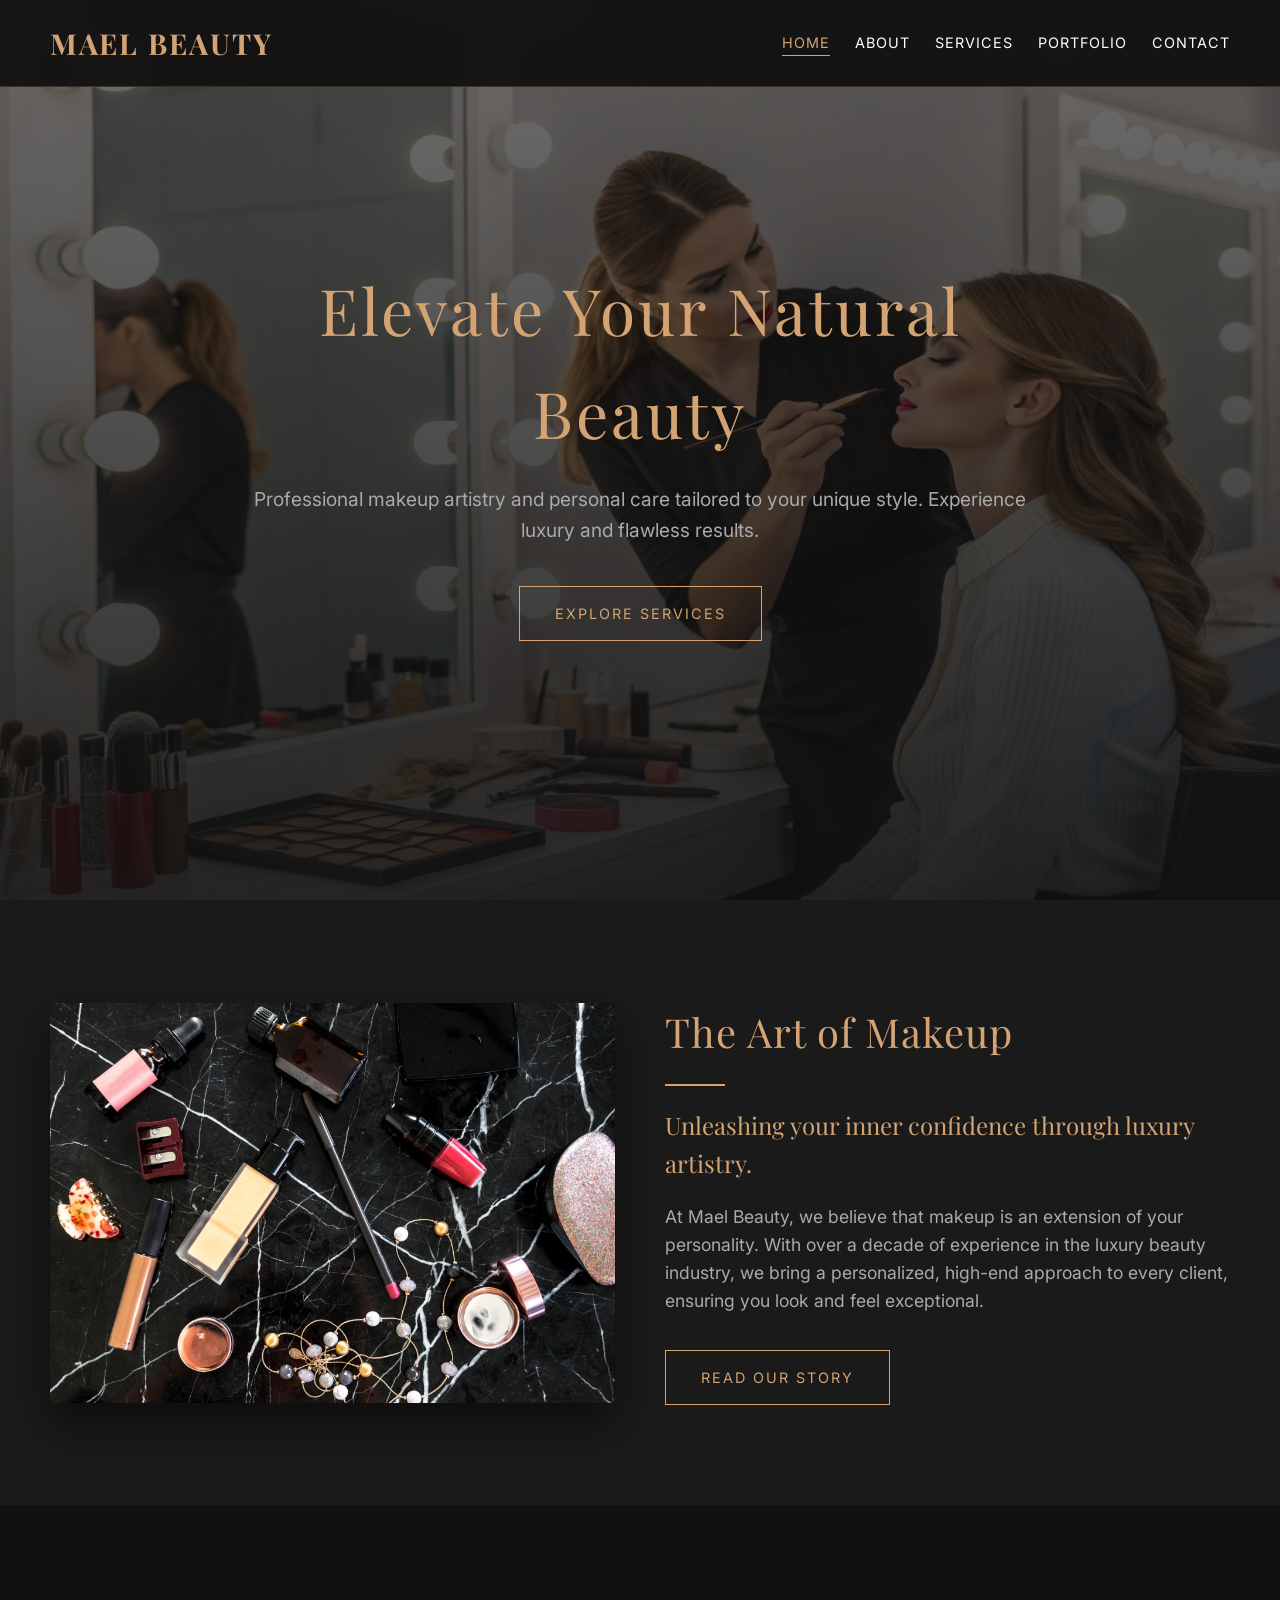
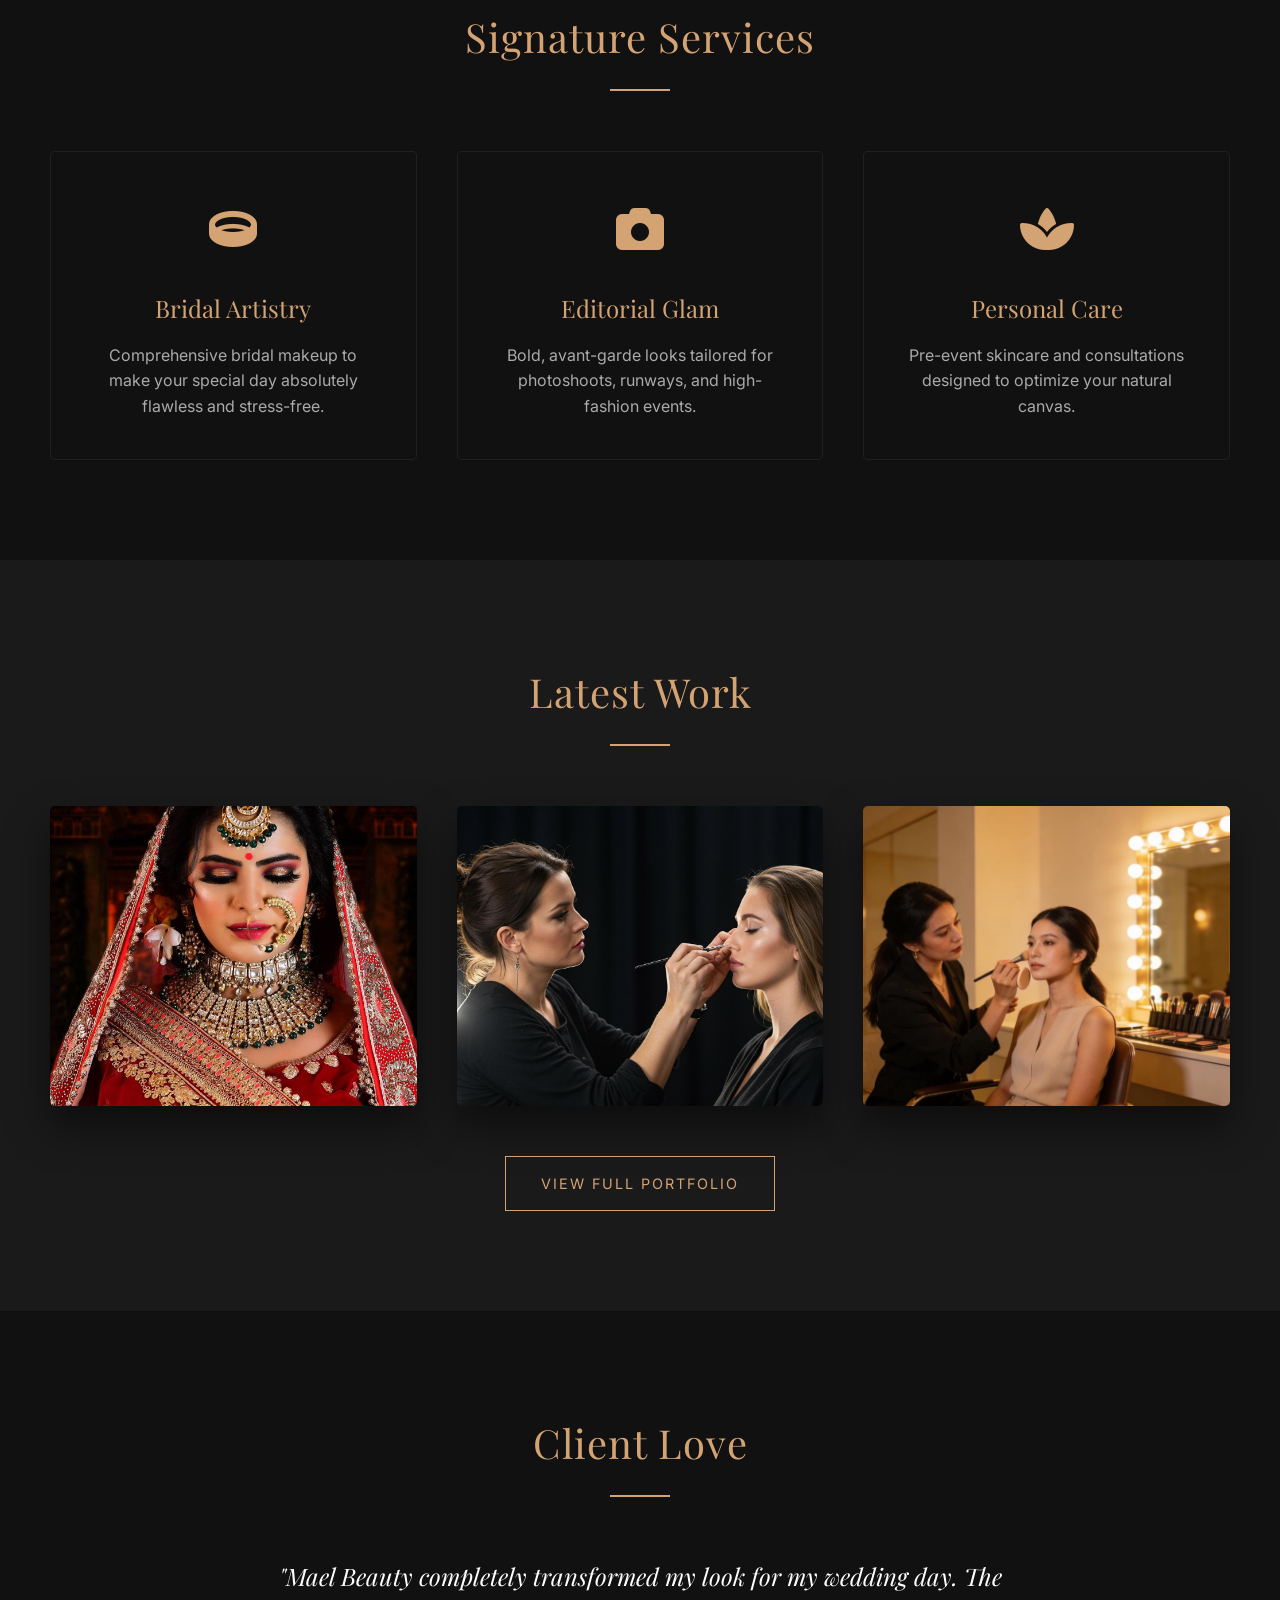
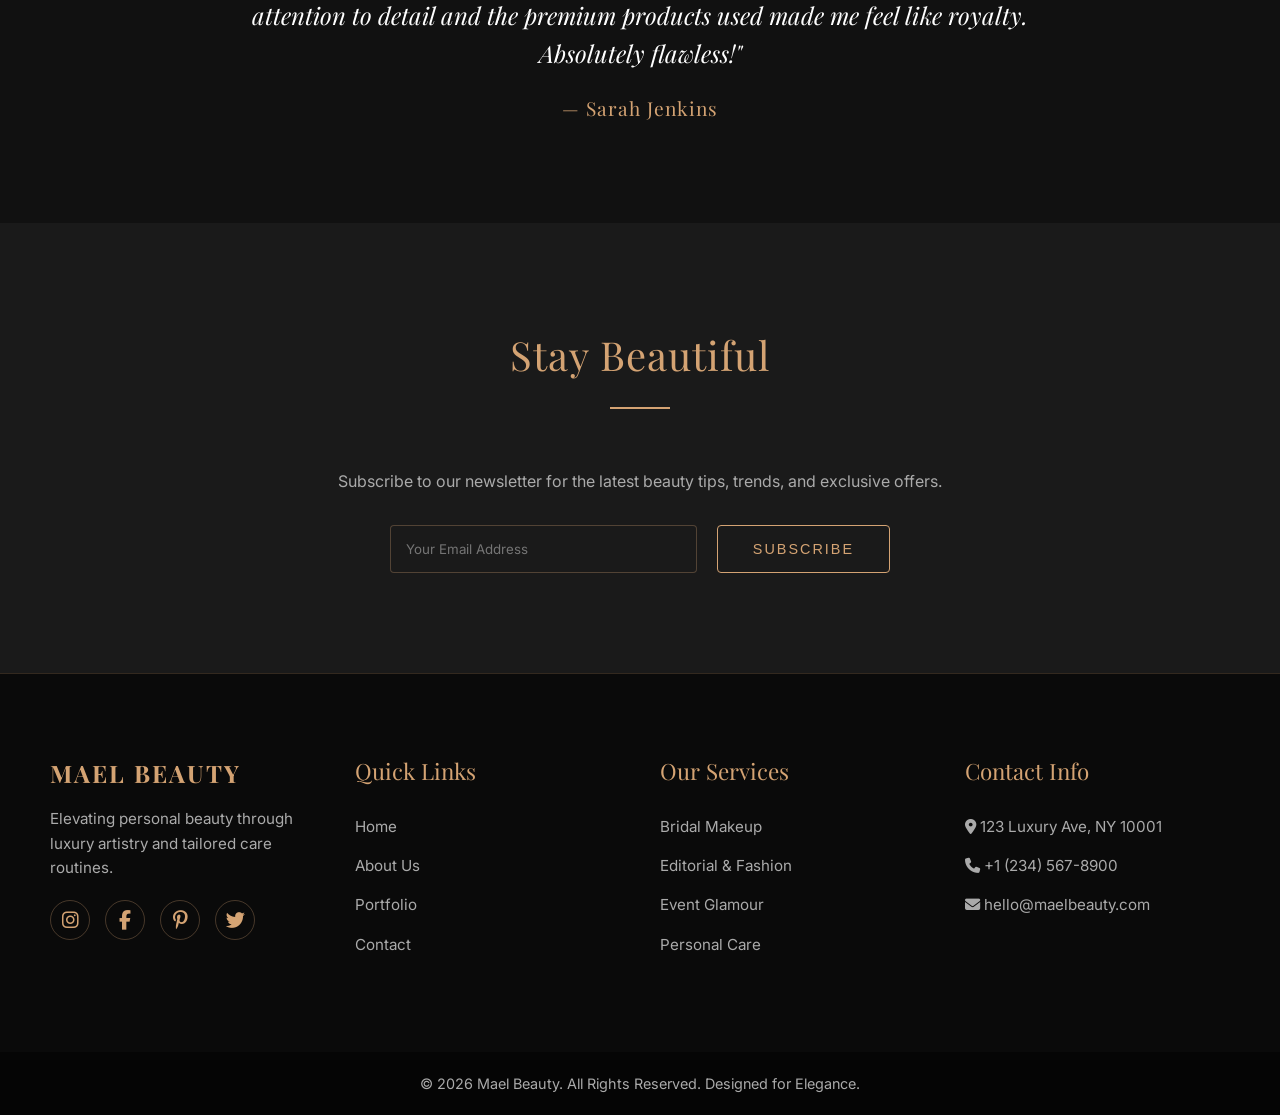
<file: index.html>
<!DOCTYPE html>
<html lang="en">

<head>
    <meta charset="UTF-8">
    <meta name="viewport" content="width=device-width, initial-scale=1.0">
    <title>Mael Beauty | Professional Makeup Artist</title>
    <meta name="description"
        content="Premium makeup and personal care services for your special moments. Flawless bridal, editorial, and event makeup.">
    <link rel="icon" type="image/jpeg" href="images/favicon.jpg">
    <link
        href="https://fonts.googleapis.com/css2?family=Inter:wght@300;400;600&family=Playfair+Display:ital,wght@0,400;0,700;1,400&display=swap"
        rel="stylesheet">
    <link rel="stylesheet" href="https://cdnjs.cloudflare.com/ajax/libs/font-awesome/6.4.0/css/all.min.css">
    <link rel="stylesheet" href="style.css">
</head>

<body>

    <header>
        <div class="logo">MAEL BEAUTY</div>
        <div class="hamburger" id="hamburger">
            <i class="fas fa-bars"></i>
        </div>
        <nav id="nav-menu">
            <ul>
                <li><a href="index.html" class="active">Home</a></li>
                <li><a href="about.html">About</a></li>
                <li><a href="services.html">Services</a></li>
                <li><a href="portfolio.html">Portfolio</a></li>
                <li><a href="contact.html">Contact</a></li>
            </ul>
        </nav>
    </header>

    <!-- Section 1: Hero -->
    <section class="hero">
        <div class="hero-content">
            <h1>Elevate Your Natural Beauty</h1>
            <p>Professional makeup artistry and personal care tailored to your unique style. Experience luxury and
                flawless results.</p>
            <a href="services.html" class="btn">Explore Services</a>
        </div>
    </section>

    <!-- Section 2: About Preview -->
    <section id="about">
        <div class="grid-2">
            <div class="image-block" style="background-image: url('images/art.jpg');"></div>
            <div class="text-content">
                <h2 class="section-title left-aligned" style="margin-bottom: 20px;">The Art of Makeup</h2>
                <h3 style="margin-bottom: 20px; font-size: 1.5rem;">Unleashing your inner confidence through luxury
                    artistry.</h3>
                <p>At Mael Beauty, we believe that makeup is an extension of your personality. With over a decade of
                    experience in the luxury beauty industry, we bring a personalized, high-end approach to every
                    client, ensuring you look and feel exceptional.</p>
                <a href="about.html" class="btn" style="margin-top: 15px;">Read Our Story</a>
            </div>
        </div>
    </section>

    <!-- Section 3: Services Preview -->
    <section class="bg-darker">
        <h2 class="section-title">Signature Services</h2>
        <div class="grid-3">
            <div class="card">
                <div class="card-icon"><i class="fas fa-ring"></i></div>
                <h3>Bridal Artistry</h3>
                <p>Comprehensive bridal makeup to make your special day absolutely flawless and stress-free.</p>
            </div>
            <div class="card">
                <div class="card-icon"><i class="fas fa-camera"></i></div>
                <h3>Editorial Glam</h3>
                <p>Bold, avant-garde looks tailored for photoshoots, runways, and high-fashion events.</p>
            </div>
            <div class="card">
                <div class="card-icon"><i class="fas fa-spa"></i></div>
                <h3>Personal Care</h3>
                <p>Pre-event skincare and consultations designed to optimize your natural canvas.</p>
            </div>
        </div>
    </section>

    <!-- Section 4: Portfolio Preview -->
    <section>
        <h2 class="section-title">Latest Work</h2>
        <div class="grid-3">
            <div class="image-block" style="height: 300px; background-image: url('images/work1.jpg');"></div>
            <div class="image-block" style="height: 300px; background-image: url('images/work2.jpg');"></div>
            <div class="image-block" style="height: 300px; background-image: url('images/work3.jpg');"></div>
        </div>
        <div style="text-align: center; margin-top: 50px;">
            <a href="portfolio.html" class="btn">View Full Portfolio</a>
        </div>
    </section>

    <!-- Section 5: Testimonials -->
    <section class="bg-darker">
        <div class="testimonial-block">
            <h2 class="section-title">Client Love</h2>
            <p>"Mael Beauty completely transformed my look for my wedding day. The attention to detail and the premium
                products used made me feel like royalty. Absolutely flawless!"</p>
            <h4>— Sarah Jenkins</h4>
        </div>
    </section>

    <!-- Section 6: Newsletter / CTA -->
    <section style="text-align: center;">
        <h2 class="section-title">Stay Beautiful</h2>
        <p style="margin-bottom: 30px; color: var(--text-muted);">Subscribe to our newsletter for the latest beauty
            tips, trends, and exclusive offers.</p>
        <form class="contact-form" style="max-width: 500px; flex-direction: row; flex-wrap: wrap;">
            <input type="email" placeholder="Your Email Address" required style="flex: 1; min-width: 250px;">
            <button type="submit" class="btn" style="border-radius: 4px;">Subscribe</button>
        </form>
    </section>

    <!-- Footer -->
    <footer>
        <div class="footer-container">
            <div class="footer-col">
                <div class="logo" style="font-size: 1.5rem; margin-bottom: 15px;">MAEL BEAUTY</div>
                <p>Elevating personal beauty through luxury artistry and tailored care routines.</p>
                <div class="social-icons">
                    <a href="#"><i class="fab fa-instagram"></i></a>
                    <a href="#"><i class="fab fa-facebook-f"></i></a>
                    <a href="#"><i class="fab fa-pinterest-p"></i></a>
                    <a href="#"><i class="fab fa-twitter"></i></a>
                </div>
            </div>
            <div class="footer-col">
                <h3>Quick Links</h3>
                <ul>
                    <li><a href="index.html">Home</a></li>
                    <li><a href="about.html">About Us</a></li>
                    <li><a href="portfolio.html">Portfolio</a></li>
                    <li><a href="contact.html">Contact</a></li>
                </ul>
            </div>
            <div class="footer-col">
                <h3>Our Services</h3>
                <ul>
                    <li><a href="services.html">Bridal Makeup</a></li>
                    <li><a href="services.html">Editorial & Fashion</a></li>
                    <li><a href="services.html">Event Glamour</a></li>
                    <li><a href="services.html">Personal Care</a></li>
                </ul>
            </div>
            <div class="footer-col">
                <h3>Contact Info</h3>
                <p><i class="fas fa-map-marker-alt"></i> 123 Luxury Ave, NY 10001</p>
                <p><i class="fas fa-phone"></i> +1 (234) 567-8900</p>
                <p><i class="fas fa-envelope"></i> hello@maelbeauty.com</p>
            </div>
        </div>
        <div class="footer-bottom">
            <p>&copy; 2026 Mael Beauty. All Rights Reserved. Designed for Elegance.</p>
        </div>
    </footer>

    <button id="scrollTopBtn" title="Go to top"><i class="fas fa-arrow-up"></i></button>

    <script src="script.js"></script>
</body>

</html>
</file>
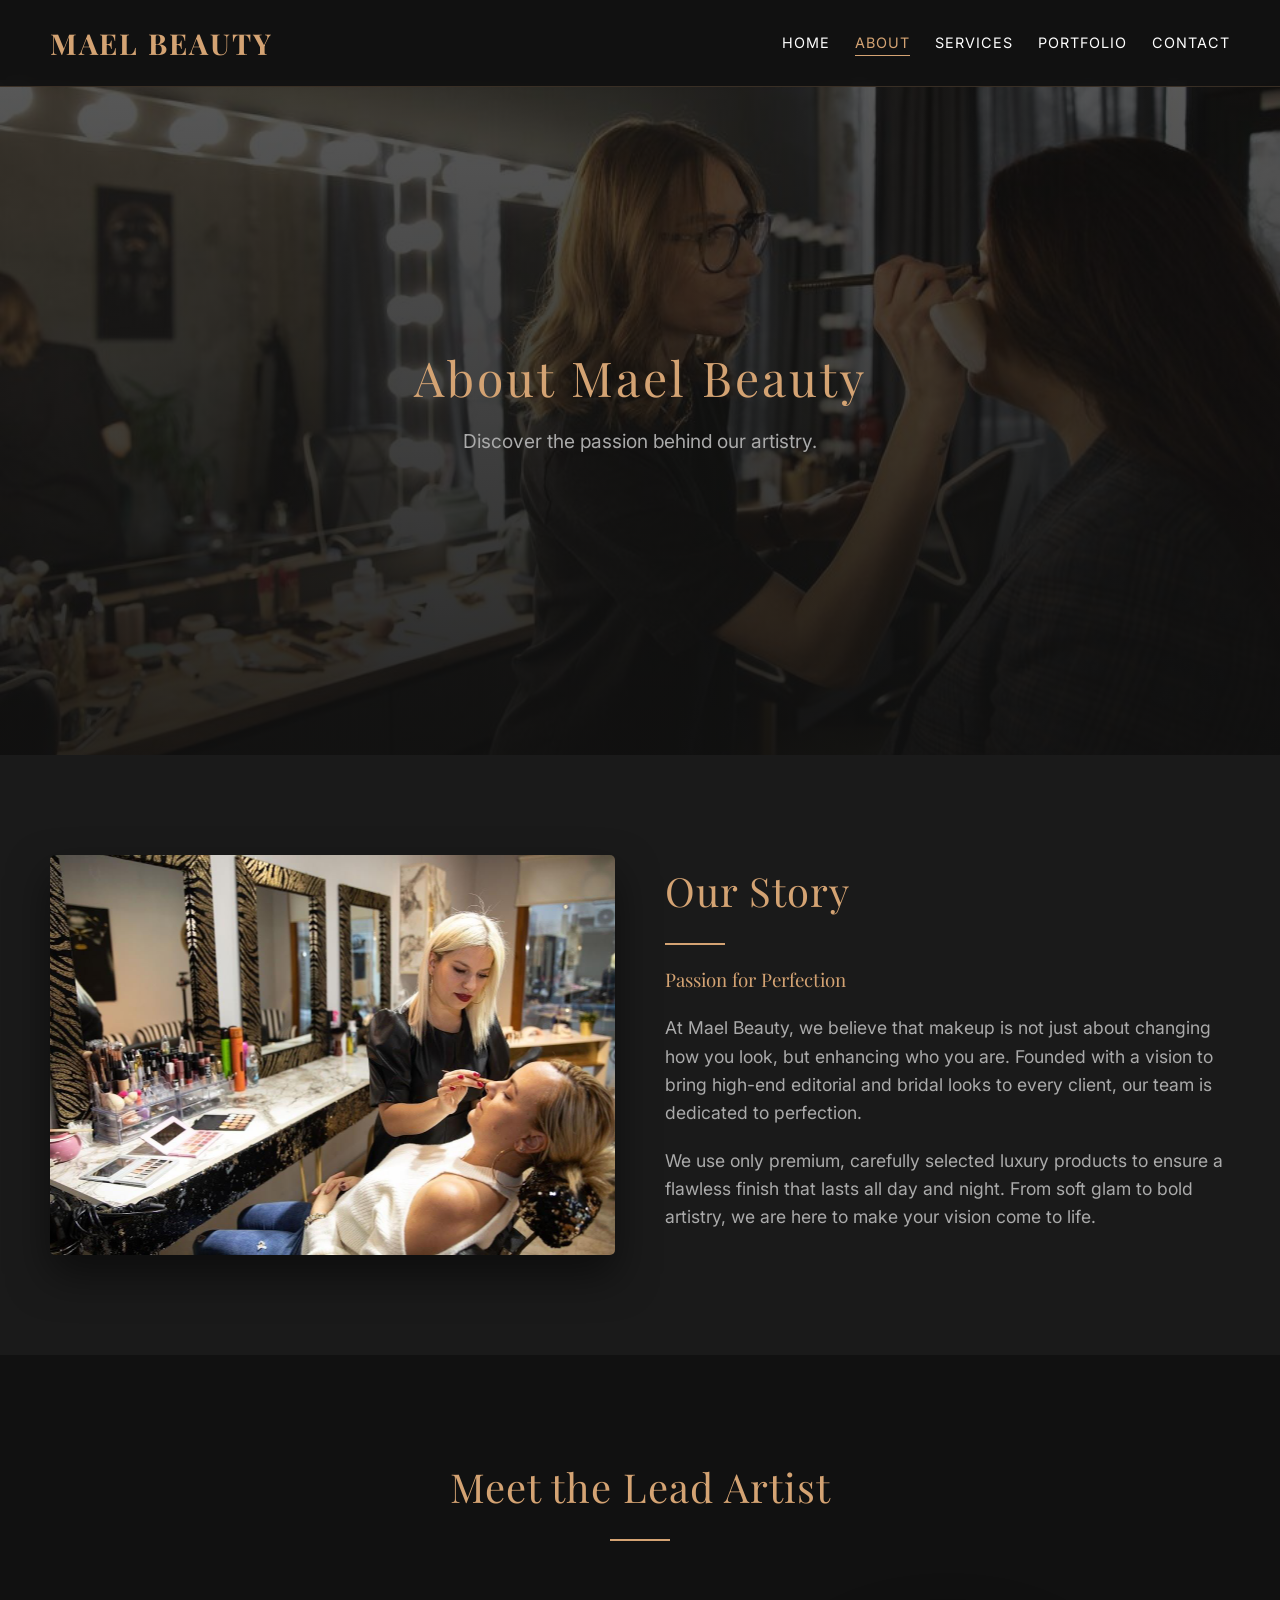
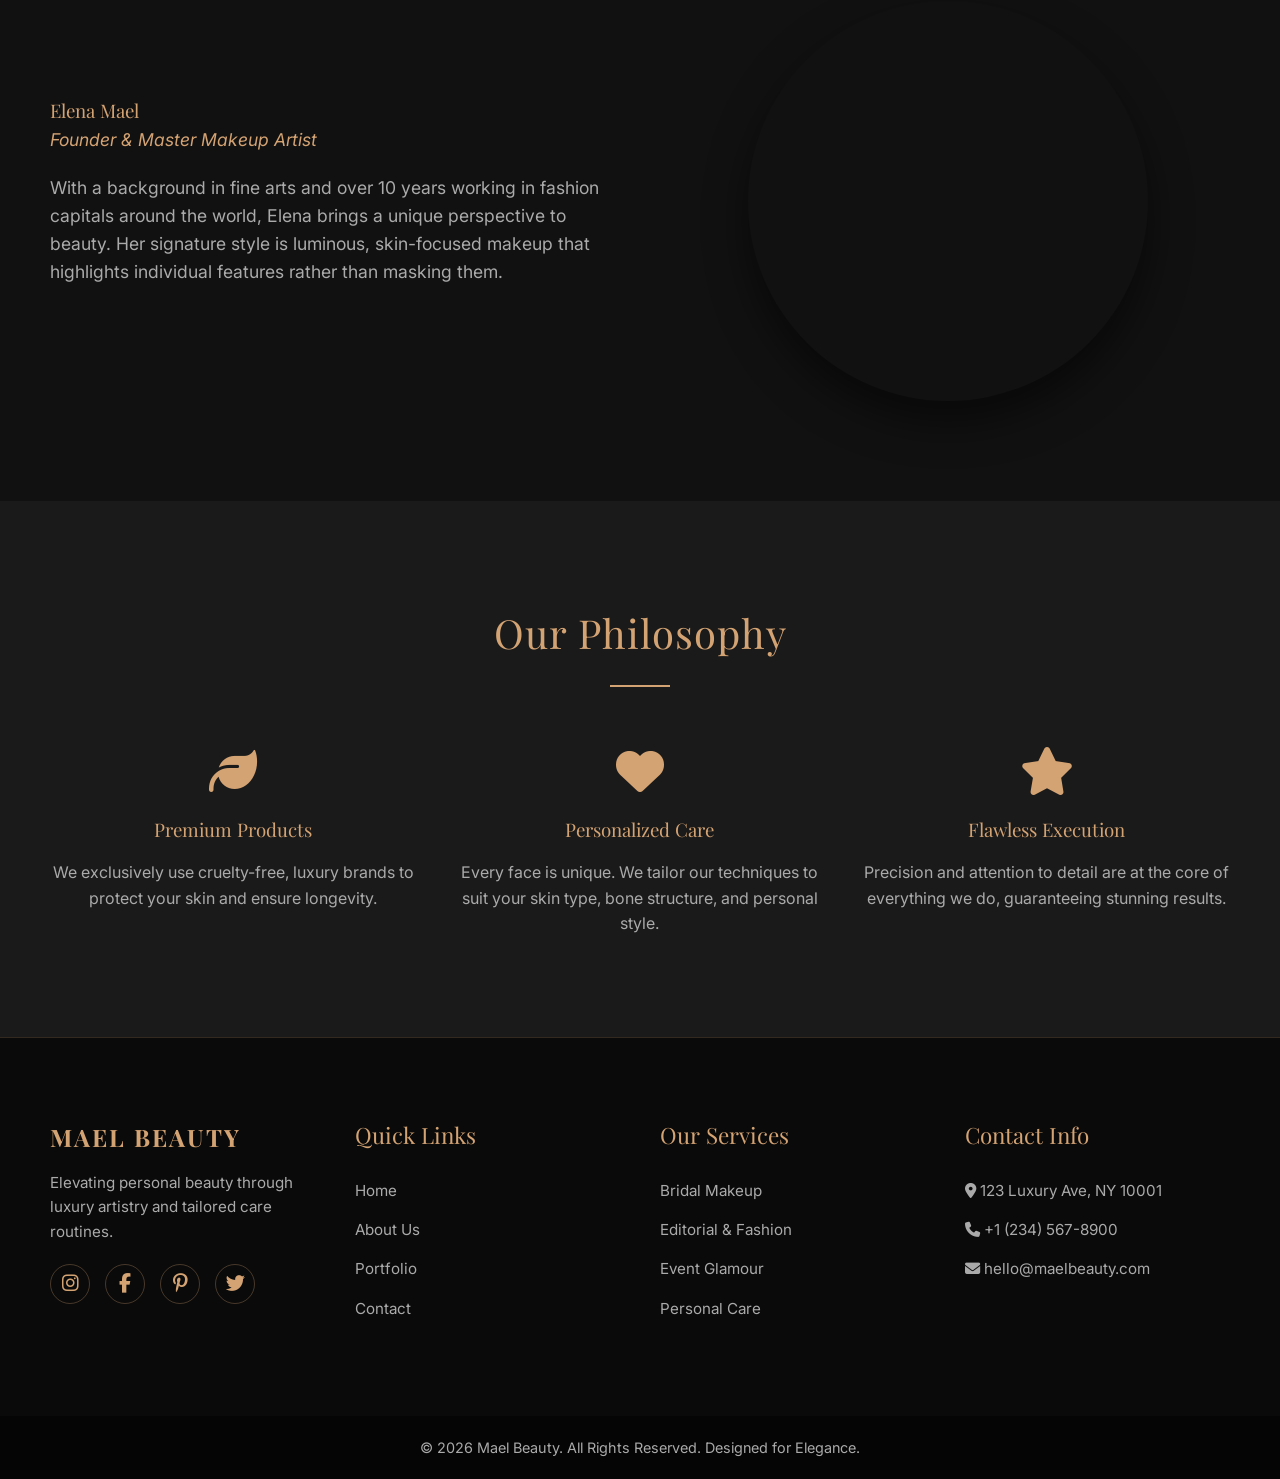
<file: about.html>
<!DOCTYPE html>
<html lang="en">

<head>
    <meta charset="UTF-8">
    <meta name="viewport" content="width=device-width, initial-scale=1.0">
    <title>About Us | Mael Beauty</title>
    <meta name="description" content="Learn more about our passionate makeup artists and luxury beauty services.">
    <link rel="icon" type="image/jpeg" href="images/favicon.jpg">
    <link
        href="https://fonts.googleapis.com/css2?family=Inter:wght@300;400;600&family=Playfair+Display:ital,wght@0,400;0,700;1,400&display=swap"
        rel="stylesheet">
    <link rel="stylesheet" href="https://cdnjs.cloudflare.com/ajax/libs/font-awesome/6.4.0/css/all.min.css">
    <link rel="stylesheet" href="style.css">
</head>

<body>

    <header>
        <div class="logo">MAEL BEAUTY</div>
        <div class="hamburger" id="hamburger">
            <i class="fas fa-bars"></i>
        </div>
        <nav id="nav-menu">
            <ul>
                <li><a href="index.html">Home</a></li>
                <li><a href="about.html" class="active">About</a></li>
                <li><a href="services.html">Services</a></li>
                <li><a href="portfolio.html">Portfolio</a></li>
                <li><a href="contact.html">Contact</a></li>
            </ul>
        </nav>
    </header>

    <!-- Section 1: Hero -->
    <section class="page-hero hero-about">
        <div class="hero-content">
            <h1>About Mael Beauty</h1>
            <p>Discover the passion behind our artistry.</p>
        </div>
    </section>

    <!-- Section 2: Our Story -->
    <section>
        <div class="grid-2">
            <div class="image-block" style="background-image: url('images/story.jpg');"></div>
            <div class="text-content">
                <h2 class="section-title left-aligned" style="margin-bottom: 20px;">Our Story</h2>
                <h3 style="margin-bottom: 20px;">Passion for Perfection</h3>
                <p>At Mael Beauty, we believe that makeup is not just about changing how you look, but enhancing who you
                    are. Founded with a vision to bring high-end editorial and bridal looks to every client, our team is
                    dedicated to perfection.</p>
                <p>We use only premium, carefully selected luxury products to ensure a flawless finish that lasts all
                    day and night. From soft glam to bold artistry, we are here to make your vision come to life.</p>
            </div>
        </div>
    </section>

    <!-- Section 3: Meet the Team -->
    <section class="bg-darker">
        <h2 class="section-title">Meet the Lead Artist</h2>
        <div class="grid-2" style="direction: rtl;">
            <div class="image-block"
                style="border-radius: 50%; max-width: 400px; margin: 0 auto; direction: ltr; background-image: url('https://images.unsplash.com/photo-1534528741775-53994a69daeb?auto=format&fit=crop&q=80'); background-position: top;">
            </div>
            <div class="text-content" style="direction: ltr;">
                <h3>Elena Mael</h3>
                <p style="color: var(--primary-color); font-style: italic;">Founder & Master Makeup Artist</p>
                <p>With a background in fine arts and over 10 years working in fashion capitals around the world, Elena
                    brings a unique perspective to beauty. Her signature style is luminous, skin-focused makeup that
                    highlights individual features rather than masking them.</p>
            </div>
        </div>
    </section>

    <!-- Section 4: Why Choose Us -->
    <section>
        <h2 class="section-title">Our Philosophy</h2>
        <div class="grid-3" style="text-align: center;">
            <div>
                <i class="fas fa-leaf" style="font-size: 3rem; color: var(--primary-color); margin-bottom: 20px;"></i>
                <h3>Premium Products</h3>
                <p style="color: var(--text-muted); margin-top: 15px;">We exclusively use cruelty-free, luxury brands to
                    protect your skin and ensure longevity.</p>
            </div>
            <div>
                <i class="fas fa-heart" style="font-size: 3rem; color: var(--primary-color); margin-bottom: 20px;"></i>
                <h3>Personalized Care</h3>
                <p style="color: var(--text-muted); margin-top: 15px;">Every face is unique. We tailor our techniques to
                    suit your skin type, bone structure, and personal style.</p>
            </div>
            <div>
                <i class="fas fa-star" style="font-size: 3rem; color: var(--primary-color); margin-bottom: 20px;"></i>
                <h3>Flawless Execution</h3>
                <p style="color: var(--text-muted); margin-top: 15px;">Precision and attention to detail are at the core
                    of everything we do, guaranteeing stunning results.</p>
            </div>
        </div>
    </section>

    <!-- Footer -->
    <footer>
        <div class="footer-container">
            <div class="footer-col">
                <div class="logo" style="font-size: 1.5rem; margin-bottom: 15px;">MAEL BEAUTY</div>
                <p>Elevating personal beauty through luxury artistry and tailored care routines.</p>
                <div class="social-icons">
                    <a href="#"><i class="fab fa-instagram"></i></a>
                    <a href="#"><i class="fab fa-facebook-f"></i></a>
                    <a href="#"><i class="fab fa-pinterest-p"></i></a>
                    <a href="#"><i class="fab fa-twitter"></i></a>
                </div>
            </div>
            <div class="footer-col">
                <h3>Quick Links</h3>
                <ul>
                    <li><a href="index.html">Home</a></li>
                    <li><a href="about.html">About Us</a></li>
                    <li><a href="portfolio.html">Portfolio</a></li>
                    <li><a href="contact.html">Contact</a></li>
                </ul>
            </div>
            <div class="footer-col">
                <h3>Our Services</h3>
                <ul>
                    <li><a href="services.html">Bridal Makeup</a></li>
                    <li><a href="services.html">Editorial & Fashion</a></li>
                    <li><a href="services.html">Event Glamour</a></li>
                    <li><a href="services.html">Personal Care</a></li>
                </ul>
            </div>
            <div class="footer-col">
                <h3>Contact Info</h3>
                <p><i class="fas fa-map-marker-alt"></i> 123 Luxury Ave, NY 10001</p>
                <p><i class="fas fa-phone"></i> +1 (234) 567-8900</p>
                <p><i class="fas fa-envelope"></i> hello@maelbeauty.com</p>
            </div>
        </div>
        <div class="footer-bottom">
            <p>&copy; 2026 Mael Beauty. All Rights Reserved. Designed for Elegance.</p>
        </div>
    </footer>

    <button id="scrollTopBtn" title="Go to top"><i class="fas fa-arrow-up"></i></button>
    <script src="script.js"></script>
</body>

</html>
</file>
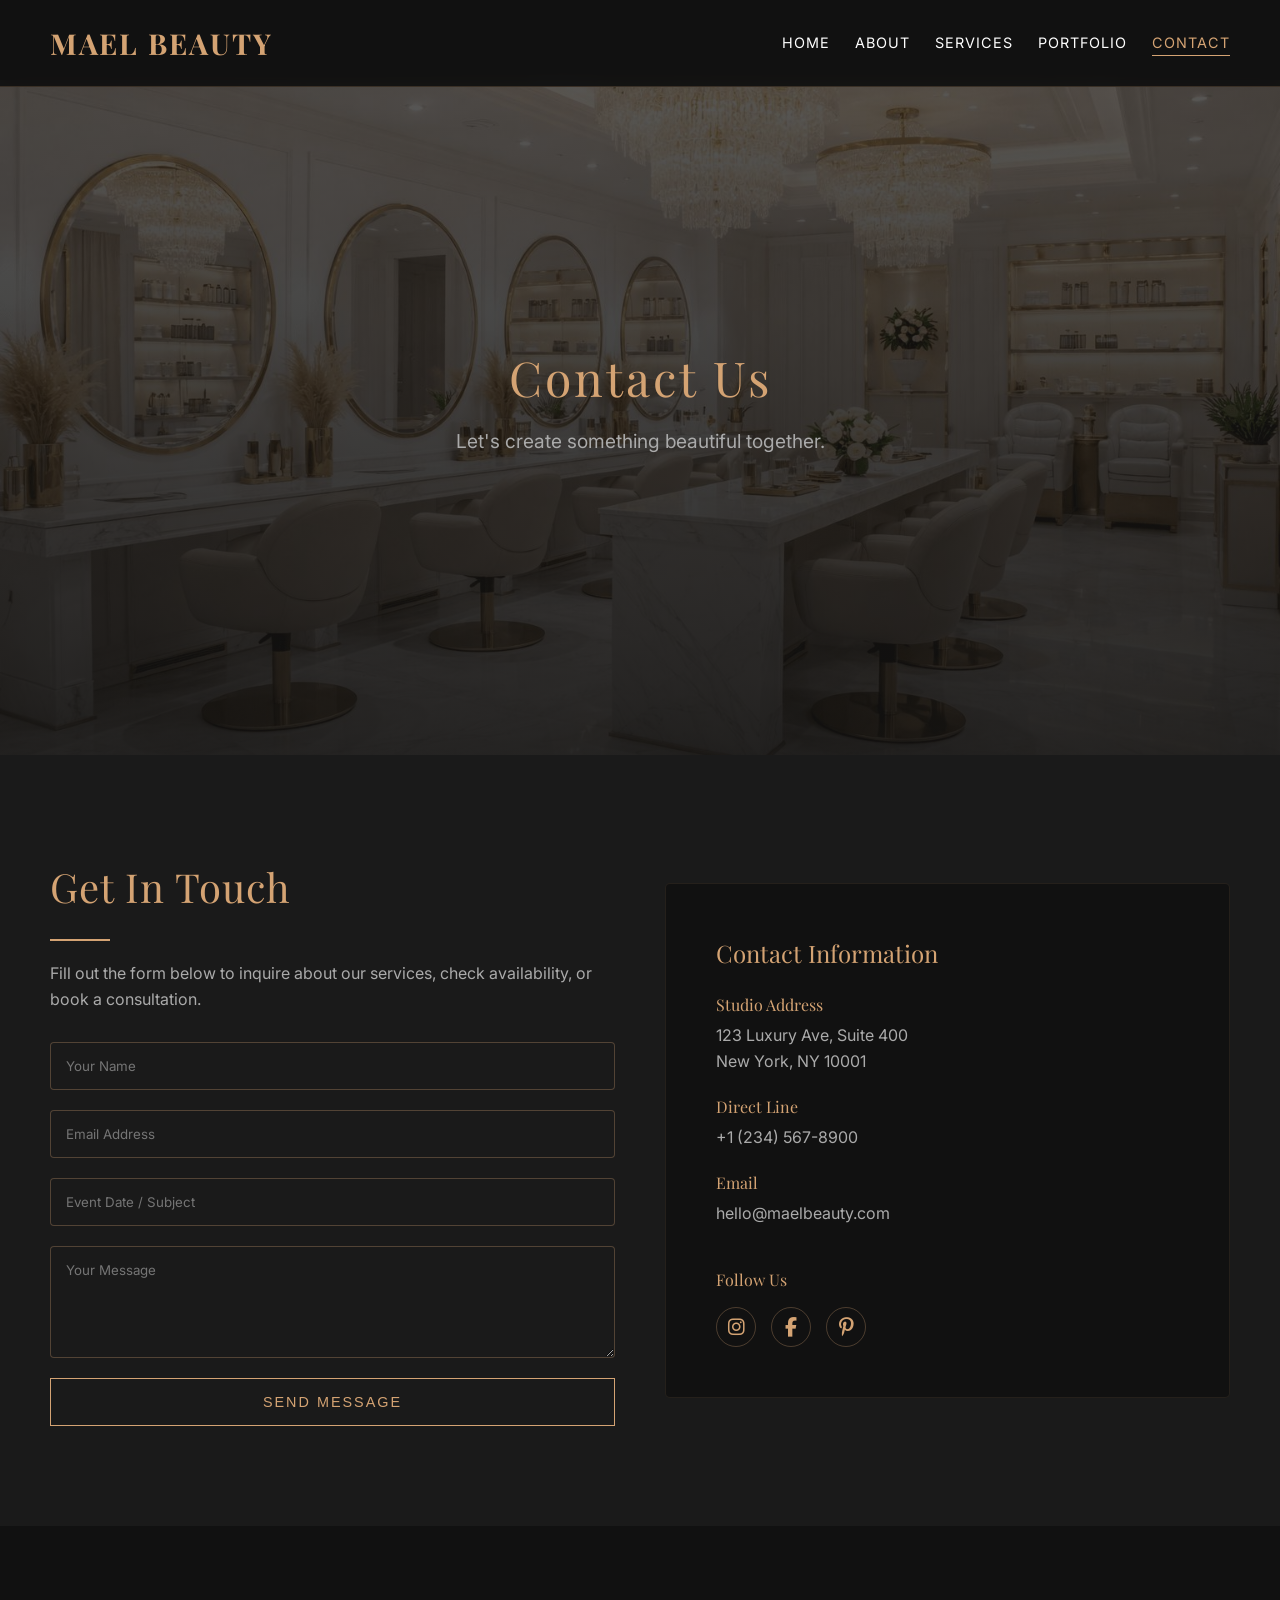
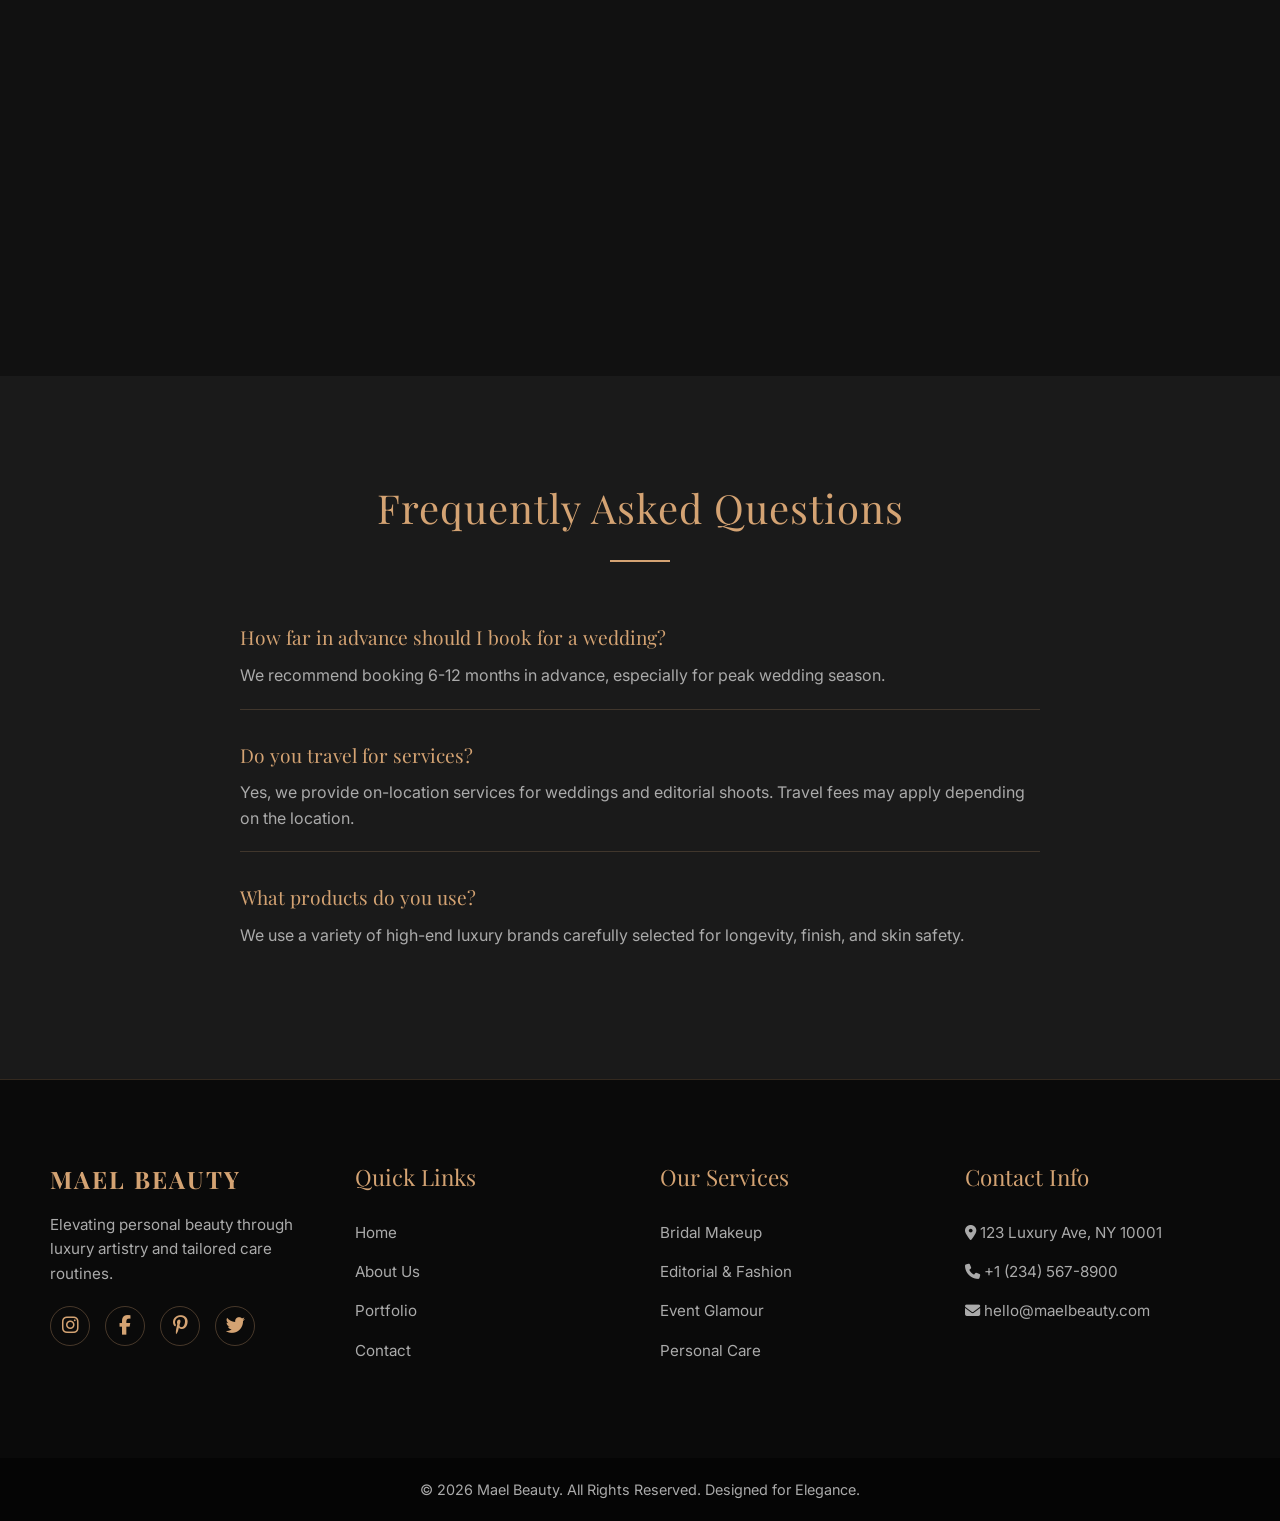
<file: contact.html>
<!DOCTYPE html>
<html lang="en">
<head>
    <meta charset="UTF-8">
    <meta name="viewport" content="width=device-width, initial-scale=1.0">
    <title>Contact Us | Mael Beauty</title>
    <meta name="description" content="Get in touch to book your premium makeup session.">
    <link rel="icon" type="image/jpeg" href="images/favicon.jpg">
    <link href="https://fonts.googleapis.com/css2?family=Inter:wght@300;400;600&family=Playfair+Display:ital,wght@0,400;0,700;1,400&display=swap" rel="stylesheet">
    <link rel="stylesheet" href="https://cdnjs.cloudflare.com/ajax/libs/font-awesome/6.4.0/css/all.min.css">
    <link rel="stylesheet" href="style.css">
</head>
<body>

    <header>
        <div class="logo">MAEL BEAUTY</div>
        <div class="hamburger" id="hamburger">
            <i class="fas fa-bars"></i>
        </div>
        <nav id="nav-menu">
            <ul>
                <li><a href="index.html">Home</a></li>
                <li><a href="about.html">About</a></li>
                <li><a href="services.html">Services</a></li>
                <li><a href="portfolio.html">Portfolio</a></li>
                <li><a href="contact.html" class="active">Contact</a></li>
            </ul>
        </nav>
    </header>

    <!-- Section 1: Hero -->
    <section class="page-hero hero-contact">
        <div class="hero-content">
            <h1>Contact Us</h1>
            <p>Let's create something beautiful together.</p>
        </div>
    </section>

    <!-- Section 2: Contact Form & Info -->
    <section>
        <div class="grid-2">
            <div>
                <h2 class="section-title left-aligned" style="margin-bottom: 20px;">Get In Touch</h2>
                <p style="color: var(--text-muted); margin-bottom: 30px;">Fill out the form below to inquire about our services, check availability, or book a consultation.</p>
                <form class="contact-form" style="margin: 0;">
                    <input type="text" placeholder="Your Name" required>
                    <input type="email" placeholder="Email Address" required>
                    <input type="text" placeholder="Event Date / Subject">
                    <textarea rows="5" placeholder="Your Message" required></textarea>
                    <button type="submit" class="btn">Send Message</button>
                </form>
            </div>
            <div style="background: var(--darker-bg); padding: 50px; border-radius: 5px; border: 1px solid rgba(212, 163, 115, 0.1);">
                <h3 style="margin-bottom: 20px; font-size: 1.5rem;">Contact Information</h3>
                <div style="margin-bottom: 20px;">
                    <h4 style="color: var(--primary-color); margin-bottom: 5px;">Studio Address</h4>
                    <p style="color: var(--text-muted);">123 Luxury Ave, Suite 400<br>New York, NY 10001</p>
                </div>
                <div style="margin-bottom: 20px;">
                    <h4 style="color: var(--primary-color); margin-bottom: 5px;">Direct Line</h4>
                    <p style="color: var(--text-muted);">+1 (234) 567-8900</p>
                </div>
                <div style="margin-bottom: 20px;">
                    <h4 style="color: var(--primary-color); margin-bottom: 5px;">Email</h4>
                    <p style="color: var(--text-muted);">hello@maelbeauty.com</p>
                </div>
                <div style="margin-top: 40px;">
                    <h4 style="color: var(--primary-color); margin-bottom: 15px;">Follow Us</h4>
                    <div class="social-icons" style="margin-top: 0;">
                        <a href="#"><i class="fab fa-instagram"></i></a>
                        <a href="#"><i class="fab fa-facebook-f"></i></a>
                        <a href="#"><i class="fab fa-pinterest-p"></i></a>
                    </div>
                </div>
            </div>
        </div>
    </section>

    <!-- Section 3: Map / Location -->
    <section class="bg-darker" style="padding: 0; line-height: 0;">
        <iframe 
            src="https://www.google.com/maps/embed?pb=!1m18!1m12!1m3!1d193595.2528000654!2d-74.14448744594611!3d40.6976312333306!2m3!1f0!2f0!3f0!3m2!1i1024!2i768!4f13.1!3m3!1m2!1s0x89c24fa5d33f083b%3A0xc80b8f06e177fe62!2sNew%20York%2C%20NY!5e0!3m2!1sen!2sus!4v1711234567890!5m2!1sen!2sus" 
            width="100%" 
            height="450" 
            style="border:0;" 
            allowfullscreen="" 
            loading="lazy" 
            referrerpolicy="no-referrer-when-downgrade">
        </iframe>
    </section>

    <!-- Section 4: FAQ -->
    <section>
        <h2 class="section-title">Frequently Asked Questions</h2>
        <div style="max-width: 800px; margin: 0 auto;">
            <div style="margin-bottom: 30px; border-bottom: 1px solid rgba(212,163,115,0.2); padding-bottom: 20px;">
                <h3 style="margin-bottom: 10px; font-size: 1.2rem;">How far in advance should I book for a wedding?</h3>
                <p style="color: var(--text-muted);">We recommend booking 6-12 months in advance, especially for peak wedding season.</p>
            </div>
            <div style="margin-bottom: 30px; border-bottom: 1px solid rgba(212,163,115,0.2); padding-bottom: 20px;">
                <h3 style="margin-bottom: 10px; font-size: 1.2rem;">Do you travel for services?</h3>
                <p style="color: var(--text-muted);">Yes, we provide on-location services for weddings and editorial shoots. Travel fees may apply depending on the location.</p>
            </div>
            <div style="margin-bottom: 30px;">
                <h3 style="margin-bottom: 10px; font-size: 1.2rem;">What products do you use?</h3>
                <p style="color: var(--text-muted);">We use a variety of high-end luxury brands carefully selected for longevity, finish, and skin safety.</p>
            </div>
        </div>
    </section>

    <!-- Footer -->
    <footer>
        <div class="footer-container">
            <div class="footer-col">
                <div class="logo" style="font-size: 1.5rem; margin-bottom: 15px;">MAEL BEAUTY</div>
                <p>Elevating personal beauty through luxury artistry and tailored care routines.</p>
                <div class="social-icons">
                    <a href="#"><i class="fab fa-instagram"></i></a>
                    <a href="#"><i class="fab fa-facebook-f"></i></a>
                    <a href="#"><i class="fab fa-pinterest-p"></i></a>
                    <a href="#"><i class="fab fa-twitter"></i></a>
                </div>
            </div>
            <div class="footer-col">
                <h3>Quick Links</h3>
                <ul>
                    <li><a href="index.html">Home</a></li>
                    <li><a href="about.html">About Us</a></li>
                    <li><a href="portfolio.html">Portfolio</a></li>
                    <li><a href="contact.html">Contact</a></li>
                </ul>
            </div>
            <div class="footer-col">
                <h3>Our Services</h3>
                <ul>
                    <li><a href="services.html">Bridal Makeup</a></li>
                    <li><a href="services.html">Editorial & Fashion</a></li>
                    <li><a href="services.html">Event Glamour</a></li>
                    <li><a href="services.html">Personal Care</a></li>
                </ul>
            </div>
            <div class="footer-col">
                <h3>Contact Info</h3>
                <p><i class="fas fa-map-marker-alt"></i> 123 Luxury Ave, NY 10001</p>
                <p><i class="fas fa-phone"></i> +1 (234) 567-8900</p>
                <p><i class="fas fa-envelope"></i> hello@maelbeauty.com</p>
            </div>
        </div>
        <div class="footer-bottom">
            <p>&copy; 2026 Mael Beauty. All Rights Reserved. Designed for Elegance.</p>
        </div>
    </footer>

    <button id="scrollTopBtn" title="Go to top"><i class="fas fa-arrow-up"></i></button>
    <script src="script.js"></script>
</body>
</html>
</file>
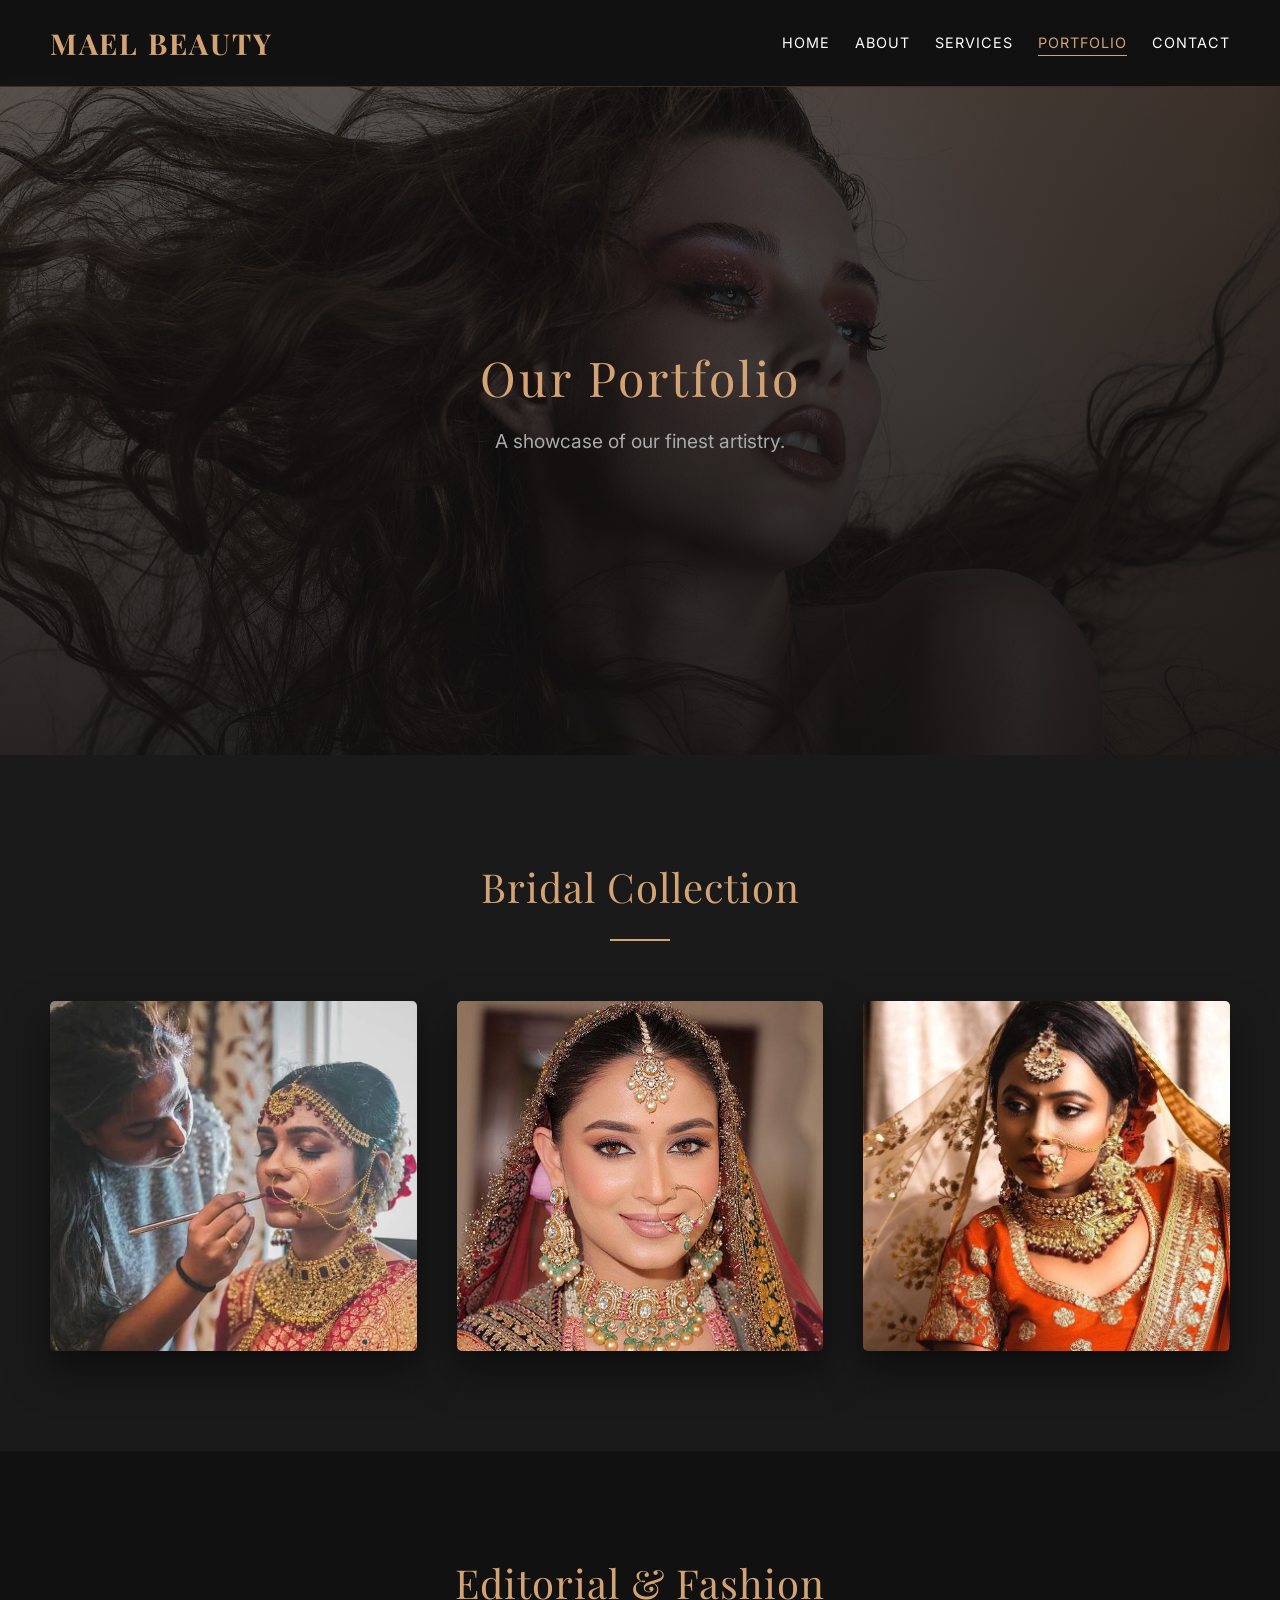
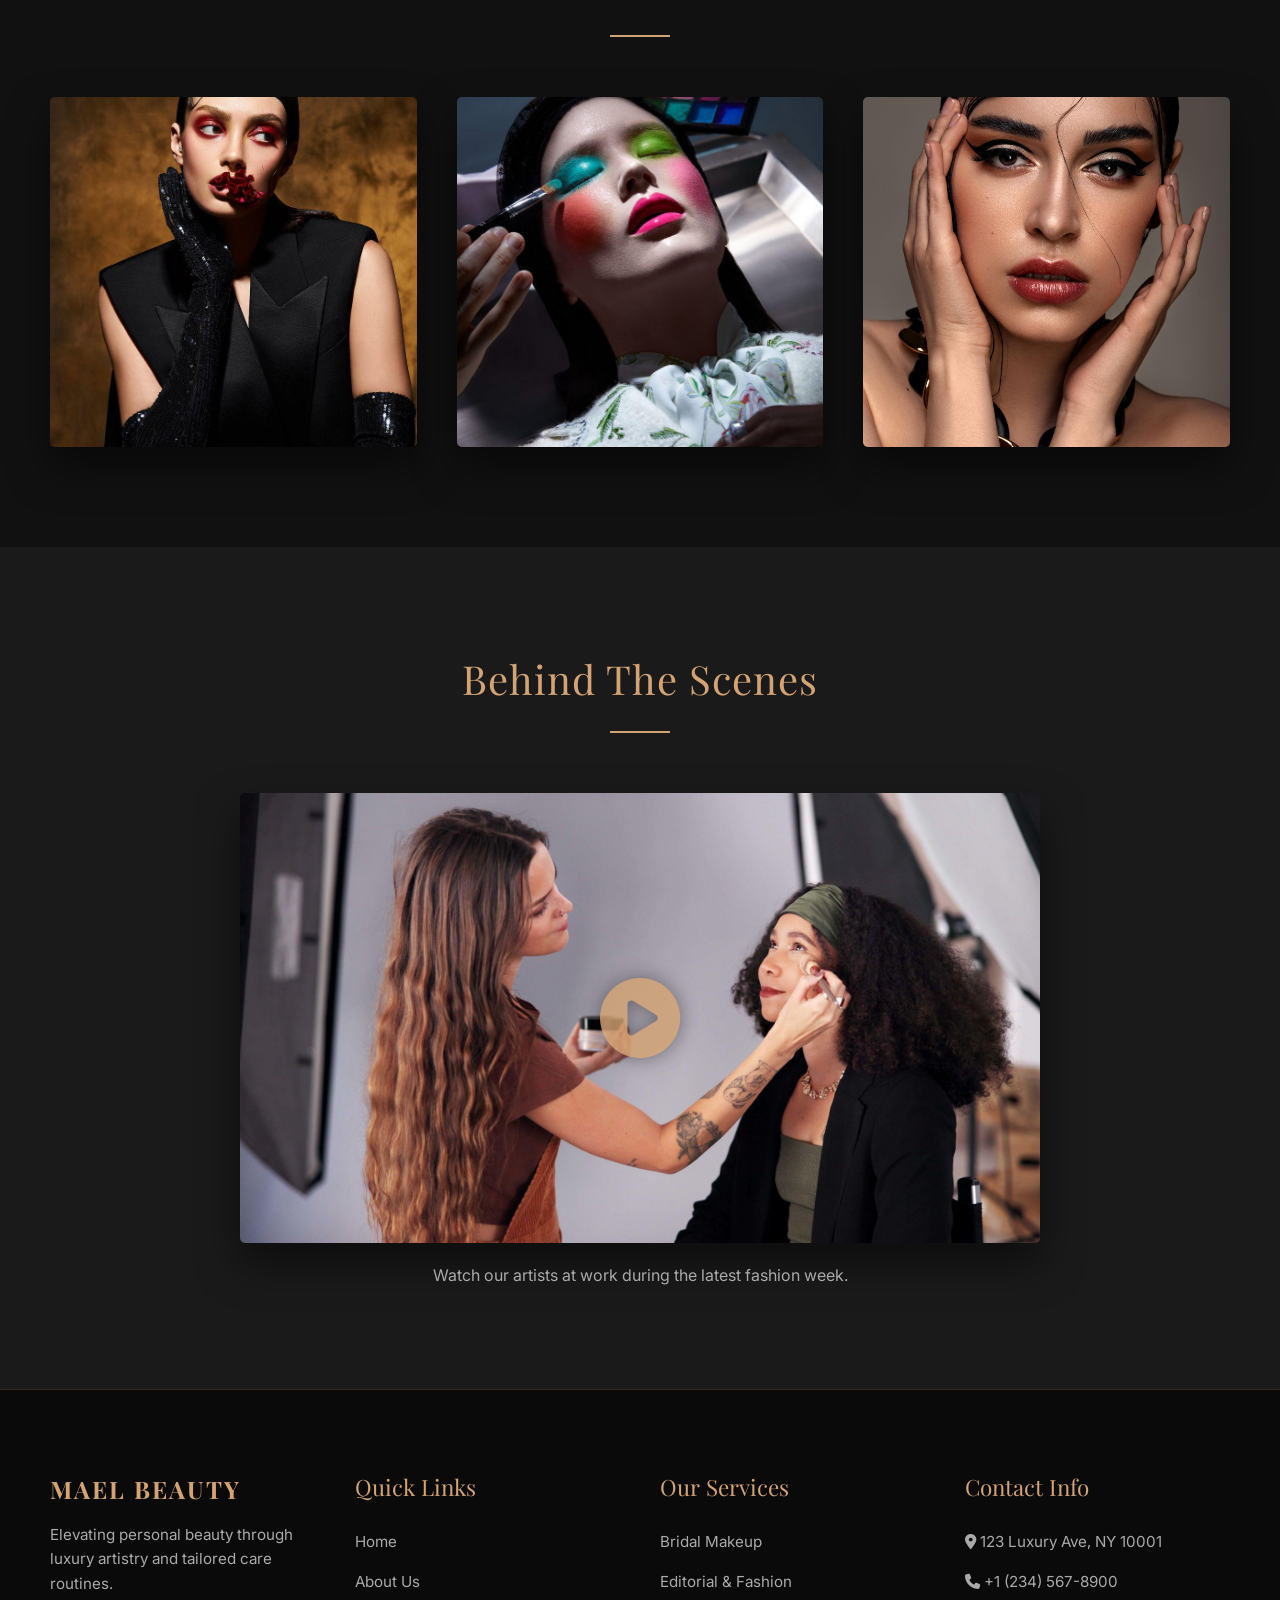
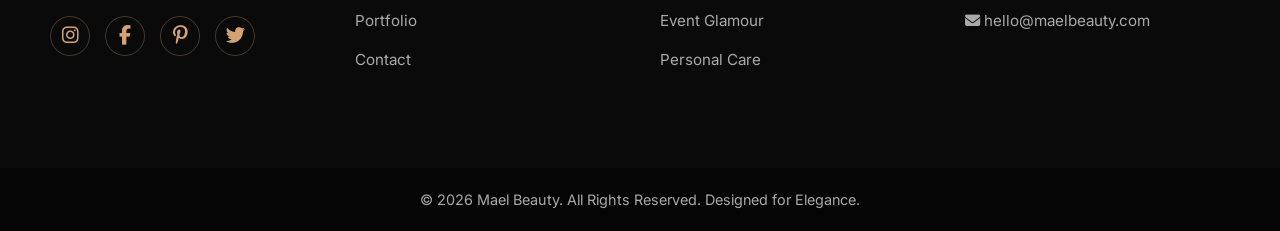
<file: portfolio.html>
<!DOCTYPE html>
<html lang="en">

<head>
    <meta charset="UTF-8">
    <meta name="viewport" content="width=device-width, initial-scale=1.0">
    <title>Portfolio | Mael Beauty</title>
    <meta name="description" content="View our extensive portfolio of bridal, editorial, and event makeup.">
    <link rel="icon" type="image/jpeg" href="images/favicon.jpg">
    <link
        href="https://fonts.googleapis.com/css2?family=Inter:wght@300;400;600&family=Playfair+Display:ital,wght@0,400;0,700;1,400&display=swap"
        rel="stylesheet">
    <link rel="stylesheet" href="https://cdnjs.cloudflare.com/ajax/libs/font-awesome/6.4.0/css/all.min.css">
    <link rel="stylesheet" href="style.css">
</head>

<body>

    <header>
        <div class="logo">MAEL BEAUTY</div>
        <div class="hamburger" id="hamburger">
            <i class="fas fa-bars"></i>
        </div>
        <nav id="nav-menu">
            <ul>
                <li><a href="index.html">Home</a></li>
                <li><a href="about.html">About</a></li>
                <li><a href="services.html">Services</a></li>
                <li><a href="portfolio.html" class="active">Portfolio</a></li>
                <li><a href="contact.html">Contact</a></li>
            </ul>
        </nav>
    </header>

    <!-- Section 1: Hero -->
    <section class="page-hero hero-portfolio">
        <div class="hero-content">
            <h1>Our Portfolio</h1>
            <p>A showcase of our finest artistry.</p>
        </div>
    </section>

    <!-- Section 2: Bridal Gallery -->
    <section>
        <h2 class="section-title">Bridal Collection</h2>
        <div class="grid-3">
            <div class="image-block" style="height: 350px; background-image: url('images/bride1.jpg');"></div>
            <div class="image-block" style="height: 350px; background-image: url('images/bride2.jpg');"></div>
            <div class="image-block" style="height: 350px; background-image: url('images/bride3.jpg');"></div>
        </div>
    </section>

    <!-- Section 3: Editorial Gallery -->
    <section class="bg-darker">
        <h2 class="section-title">Editorial & Fashion</h2>
        <div class="grid-3">
            <div class="image-block" style="height: 350px; background-image: url('images/fashion1.jpg');">
            </div>
            <div class="image-block" style="height: 350px; background-image: url('images/fashion2.jpg');">
            </div>
            <div class="image-block" style="height: 350px; background-image: url('images/fashion3.jpg');">
            </div>
        </div>
    </section>

    <!-- Section 4: Video / Behind the Scenes -->
    <section>
        <h2 class="section-title">Behind The Scenes</h2>
        <div style="max-width: 800px; margin: 0 auto; text-align: center;">
            <div class="image-block"
                style="height: 450px; display: flex; align-items: center; justify-content: center; cursor: pointer; background-image: url('images/bts.jpg');">
                <i class="fas fa-play-circle"
                    style="font-size: 5rem; color: var(--primary-color); opacity: 0.8; filter: drop-shadow(0 0 10px rgba(0,0,0,0.5));"></i>
            </div>
            <p style="margin-top: 20px; color: var(--text-muted);">Watch our artists at work during the latest fashion
                week.</p>
        </div>
    </section>

    <!-- Footer -->
    <footer>
        <div class="footer-container">
            <div class="footer-col">
                <div class="logo" style="font-size: 1.5rem; margin-bottom: 15px;">MAEL BEAUTY</div>
                <p>Elevating personal beauty through luxury artistry and tailored care routines.</p>
                <div class="social-icons">
                    <a href="#"><i class="fab fa-instagram"></i></a>
                    <a href="#"><i class="fab fa-facebook-f"></i></a>
                    <a href="#"><i class="fab fa-pinterest-p"></i></a>
                    <a href="#"><i class="fab fa-twitter"></i></a>
                </div>
            </div>
            <div class="footer-col">
                <h3>Quick Links</h3>
                <ul>
                    <li><a href="index.html">Home</a></li>
                    <li><a href="about.html">About Us</a></li>
                    <li><a href="portfolio.html">Portfolio</a></li>
                    <li><a href="contact.html">Contact</a></li>
                </ul>
            </div>
            <div class="footer-col">
                <h3>Our Services</h3>
                <ul>
                    <li><a href="services.html">Bridal Makeup</a></li>
                    <li><a href="services.html">Editorial & Fashion</a></li>
                    <li><a href="services.html">Event Glamour</a></li>
                    <li><a href="services.html">Personal Care</a></li>
                </ul>
            </div>
            <div class="footer-col">
                <h3>Contact Info</h3>
                <p><i class="fas fa-map-marker-alt"></i> 123 Luxury Ave, NY 10001</p>
                <p><i class="fas fa-phone"></i> +1 (234) 567-8900</p>
                <p><i class="fas fa-envelope"></i> hello@maelbeauty.com</p>
            </div>
        </div>
        <div class="footer-bottom">
            <p>&copy; 2026 Mael Beauty. All Rights Reserved. Designed for Elegance.</p>
        </div>
    </footer>

    <button id="scrollTopBtn" title="Go to top"><i class="fas fa-arrow-up"></i></button>
    <script src="script.js"></script>
</body>

</html>
</file>
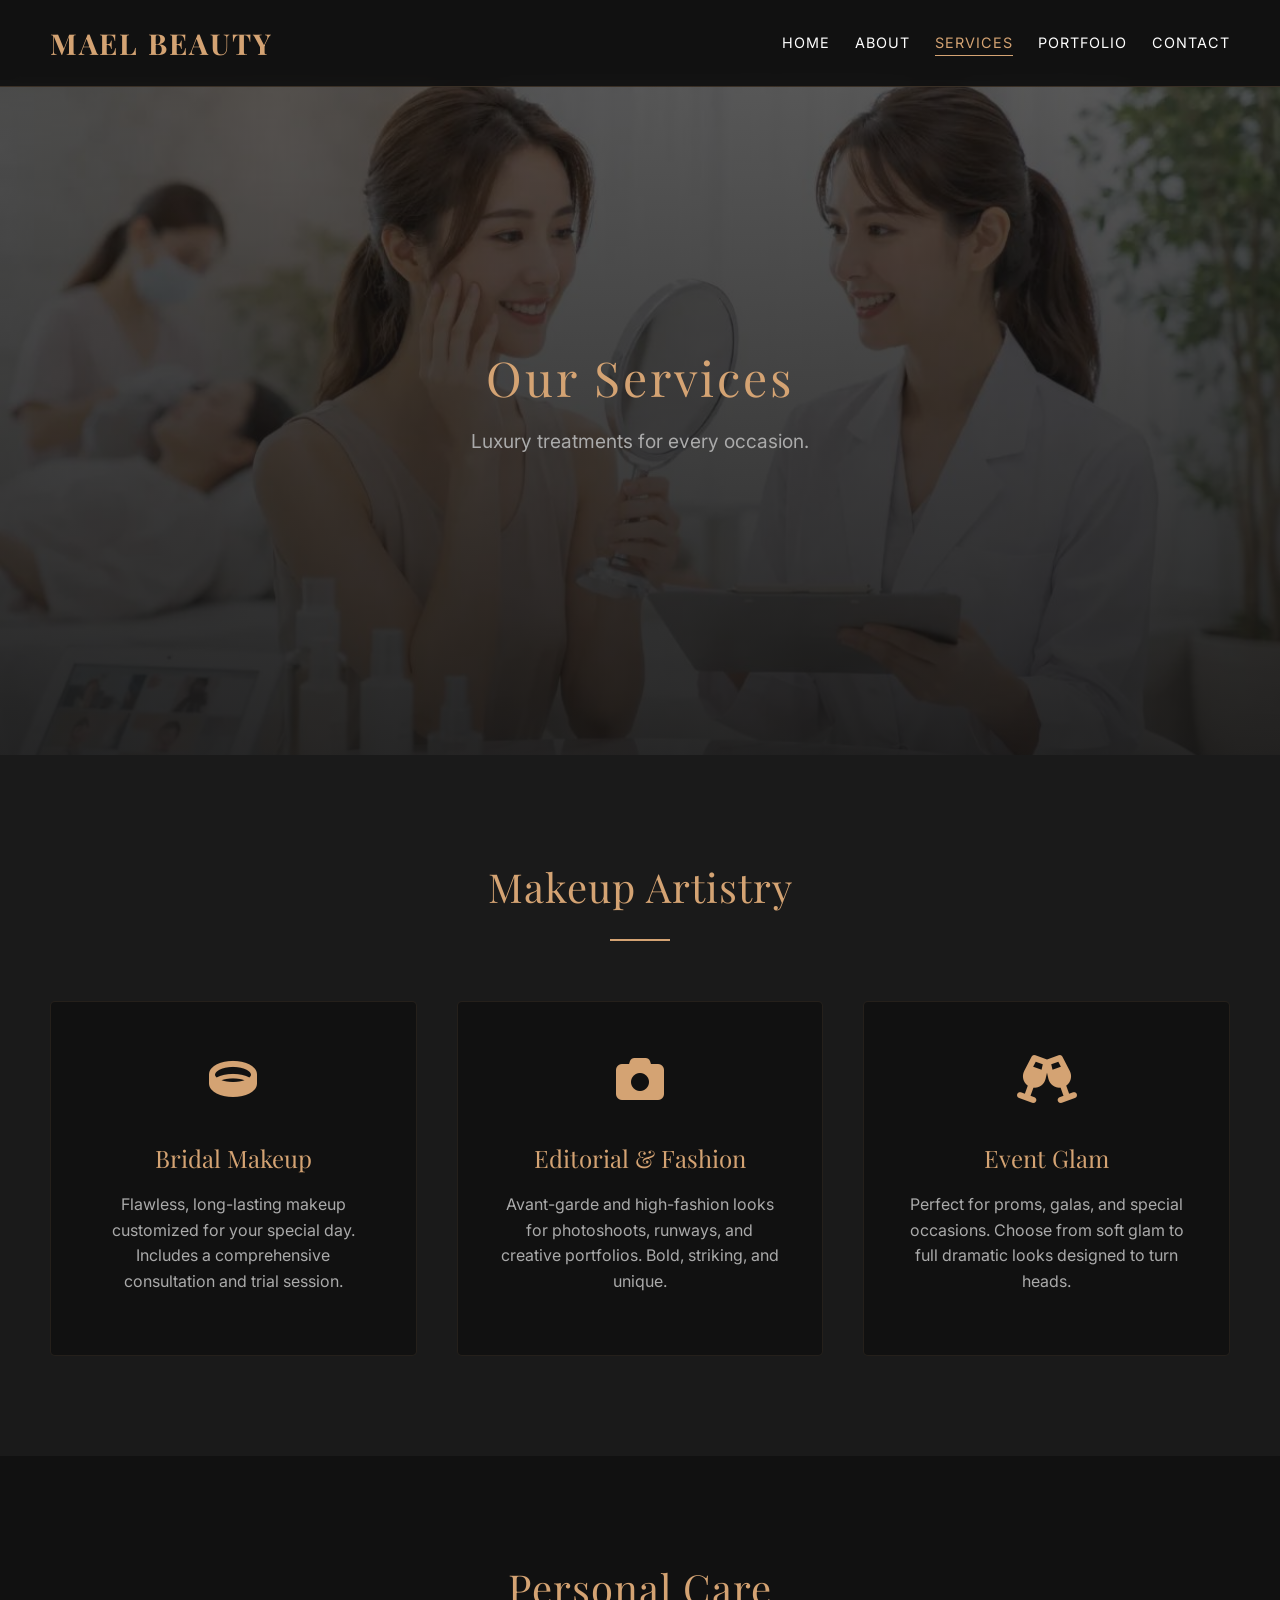
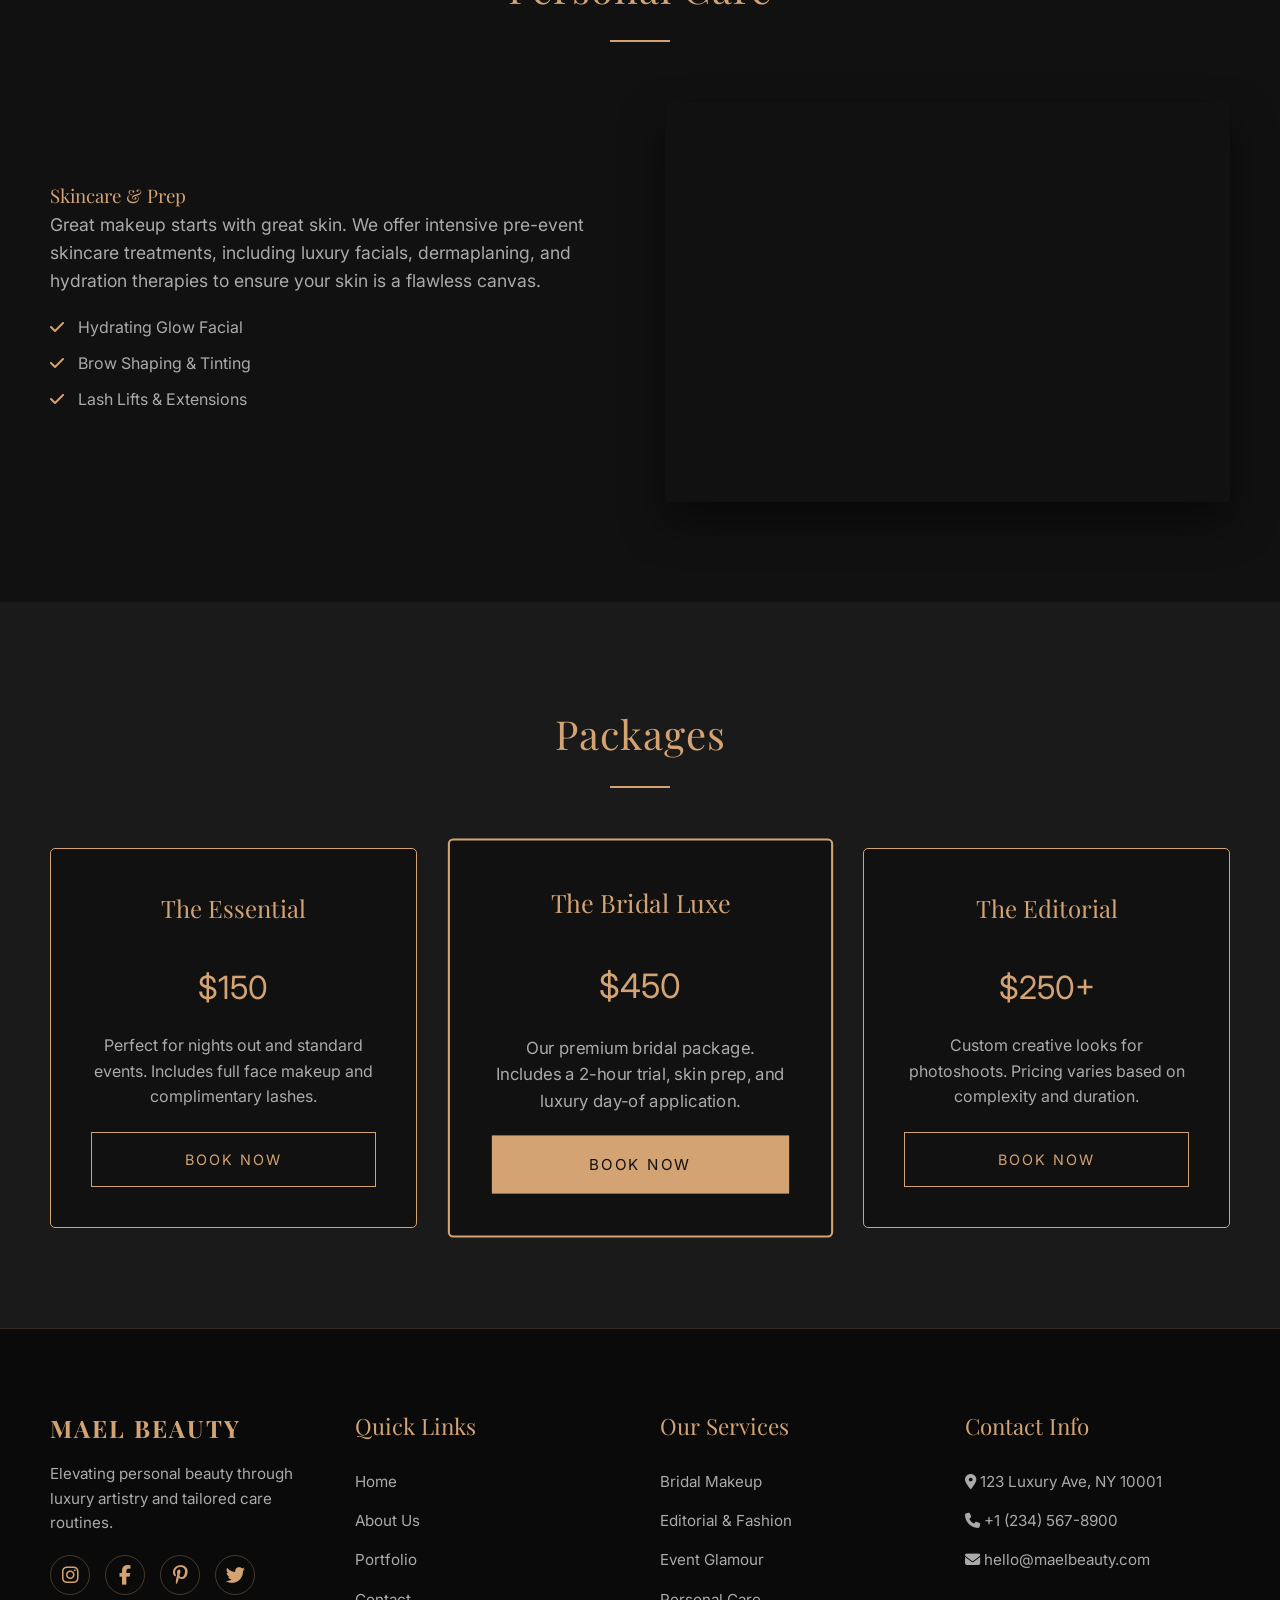
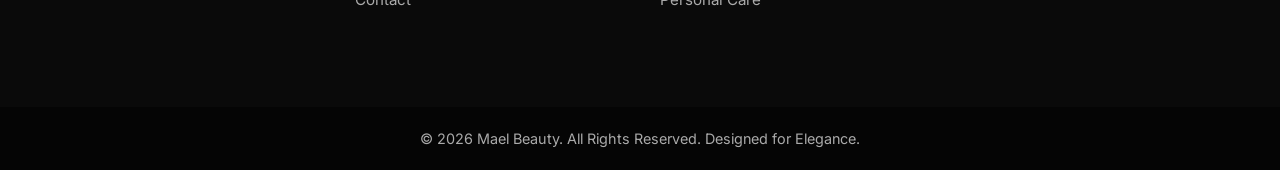
<file: services.html>
<!DOCTYPE html>
<html lang="en">
<head>
    <meta charset="UTF-8">
    <meta name="viewport" content="width=device-width, initial-scale=1.0">
    <title>Services | Mael Beauty</title>
    <meta name="description" content="Discover our range of professional makeup and personal care services.">
    <link rel="icon" type="image/jpeg" href="images/favicon.jpg">
    <link href="https://fonts.googleapis.com/css2?family=Inter:wght@300;400;600&family=Playfair+Display:ital,wght@0,400;0,700;1,400&display=swap" rel="stylesheet">
    <link rel="stylesheet" href="https://cdnjs.cloudflare.com/ajax/libs/font-awesome/6.4.0/css/all.min.css">
    <link rel="stylesheet" href="style.css">
</head>
<body>

    <header>
        <div class="logo">MAEL BEAUTY</div>
        <div class="hamburger" id="hamburger">
            <i class="fas fa-bars"></i>
        </div>
        <nav id="nav-menu">
            <ul>
                <li><a href="index.html">Home</a></li>
                <li><a href="about.html">About</a></li>
                <li><a href="services.html" class="active">Services</a></li>
                <li><a href="portfolio.html">Portfolio</a></li>
                <li><a href="contact.html">Contact</a></li>
            </ul>
        </nav>
    </header>

    <!-- Section 1: Hero -->
    <section class="page-hero hero-services">
        <div class="hero-content">
            <h1>Our Services</h1>
            <p>Luxury treatments for every occasion.</p>
        </div>
    </section>

    <!-- Section 2: Core Services -->
    <section>
        <h2 class="section-title">Makeup Artistry</h2>
        <div class="grid-3">
            <div class="card">
                <div class="card-icon"><i class="fas fa-ring"></i></div>
                <h3>Bridal Makeup</h3>
                <p style="margin-bottom: 20px;">Flawless, long-lasting makeup customized for your special day. Includes a comprehensive consultation and trial session.</p>
            </div>
            <div class="card">
                <div class="card-icon"><i class="fas fa-camera"></i></div>
                <h3>Editorial & Fashion</h3>
                <p style="margin-bottom: 20px;">Avant-garde and high-fashion looks for photoshoots, runways, and creative portfolios. Bold, striking, and unique.</p>
            </div>
            <div class="card">
                <div class="card-icon"><i class="fas fa-glass-cheers"></i></div>
                <h3>Event Glam</h3>
                <p style="margin-bottom: 20px;">Perfect for proms, galas, and special occasions. Choose from soft glam to full dramatic looks designed to turn heads.</p>
            </div>
        </div>
    </section>

    <!-- Section 3: Personal Care -->
    <section class="bg-darker">
        <h2 class="section-title">Personal Care</h2>
        <div class="grid-2">
            <div class="text-content">
                <h3>Skincare & Prep</h3>
                <p>Great makeup starts with great skin. We offer intensive pre-event skincare treatments, including luxury facials, dermaplaning, and hydration therapies to ensure your skin is a flawless canvas.</p>
                <ul style="list-style: none; color: var(--text-muted); margin-top: 20px;">
                    <li style="margin-bottom: 10px;"><i class="fas fa-check" style="color: var(--primary-color); margin-right: 10px;"></i> Hydrating Glow Facial</li>
                    <li style="margin-bottom: 10px;"><i class="fas fa-check" style="color: var(--primary-color); margin-right: 10px;"></i> Brow Shaping & Tinting</li>
                    <li style="margin-bottom: 10px;"><i class="fas fa-check" style="color: var(--primary-color); margin-right: 10px;"></i> Lash Lifts & Extensions</li>
                </ul>
            </div>
            <div class="image-block" style="background-image: url('https://images.unsplash.com/photo-1515377905703-c4788e51af15?auto=format&fit=crop&q=80');"></div>
        </div>
    </section>

    <!-- Section 4: Packages & Pricing -->
    <section>
        <h2 class="section-title">Packages</h2>
        <div class="grid-3" style="text-align: center;">
            <div class="card" style="border: 1px solid var(--primary-color);">
                <h3>The Essential</h3>
                <p style="font-size: 2rem; color: var(--primary-color); margin: 20px 0;">$150</p>
                <p style="margin-bottom: 20px;">Perfect for nights out and standard events. Includes full face makeup and complimentary lashes.</p>
                <a href="contact.html" class="btn">Book Now</a>
            </div>
            <div class="card" style="border: 2px solid var(--primary-color); transform: scale(1.05);">
                <h3>The Bridal Luxe</h3>
                <p style="font-size: 2rem; color: var(--primary-color); margin: 20px 0;">$450</p>
                <p style="margin-bottom: 20px;">Our premium bridal package. Includes a 2-hour trial, skin prep, and luxury day-of application.</p>
                <a href="contact.html" class="btn" style="background: var(--primary-color); color: var(--darker-bg);">Book Now</a>
            </div>
            <div class="card" style="border: 1px solid var(--primary-color);">
                <h3>The Editorial</h3>
                <p style="font-size: 2rem; color: var(--primary-color); margin: 20px 0;">$250+</p>
                <p style="margin-bottom: 20px;">Custom creative looks for photoshoots. Pricing varies based on complexity and duration.</p>
                <a href="contact.html" class="btn">Book Now</a>
            </div>
        </div>
    </section>

    <!-- Footer -->
    <footer>
        <div class="footer-container">
            <div class="footer-col">
                <div class="logo" style="font-size: 1.5rem; margin-bottom: 15px;">MAEL BEAUTY</div>
                <p>Elevating personal beauty through luxury artistry and tailored care routines.</p>
                <div class="social-icons">
                    <a href="#"><i class="fab fa-instagram"></i></a>
                    <a href="#"><i class="fab fa-facebook-f"></i></a>
                    <a href="#"><i class="fab fa-pinterest-p"></i></a>
                    <a href="#"><i class="fab fa-twitter"></i></a>
                </div>
            </div>
            <div class="footer-col">
                <h3>Quick Links</h3>
                <ul>
                    <li><a href="index.html">Home</a></li>
                    <li><a href="about.html">About Us</a></li>
                    <li><a href="portfolio.html">Portfolio</a></li>
                    <li><a href="contact.html">Contact</a></li>
                </ul>
            </div>
            <div class="footer-col">
                <h3>Our Services</h3>
                <ul>
                    <li><a href="services.html">Bridal Makeup</a></li>
                    <li><a href="services.html">Editorial & Fashion</a></li>
                    <li><a href="services.html">Event Glamour</a></li>
                    <li><a href="services.html">Personal Care</a></li>
                </ul>
            </div>
            <div class="footer-col">
                <h3>Contact Info</h3>
                <p><i class="fas fa-map-marker-alt"></i> 123 Luxury Ave, NY 10001</p>
                <p><i class="fas fa-phone"></i> +1 (234) 567-8900</p>
                <p><i class="fas fa-envelope"></i> hello@maelbeauty.com</p>
            </div>
        </div>
        <div class="footer-bottom">
            <p>&copy; 2026 Mael Beauty. All Rights Reserved. Designed for Elegance.</p>
        </div>
    </footer>

    <button id="scrollTopBtn" title="Go to top"><i class="fas fa-arrow-up"></i></button>
    <script src="script.js"></script>
</body>
</html>
</file>
<file: style.css>
:root {
  --primary-color: #d4a373;
  /* Rose gold/nude */
  --secondary-color: #faedcd;
  /* Light cream */
  --dark-bg: #1a1a1a;
  --darker-bg: #111;
  --text-light: #fefefe;
  --text-muted: #aaaaaa;
  --font-primary: 'Inter', sans-serif;
  --font-secondary: 'Playfair Display', serif;
  --transition: all 0.3s ease;
}

* {
  margin: 0;
  padding: 0;
  box-sizing: border-box;
}

html {
  scroll-behavior: smooth;
}

body {
  font-family: var(--font-primary);
  background-color: var(--dark-bg);
  color: var(--text-light);
  line-height: 1.6;
  overflow-x: hidden;
}

/* Typography */
h1,
h2,
h3,
h4,
h5,
h6 {
  font-family: var(--font-secondary);
  font-weight: 400;
  color: var(--primary-color);
}

a {
  text-decoration: none;
  color: var(--text-light);
  transition: var(--transition);
}

a:hover {
  color: var(--primary-color);
}

/* Header & Navbar */
header {
  position: fixed;
  top: 0;
  width: 100%;
  padding: 20px 50px;
  display: flex;
  justify-content: space-between;
  align-items: center;
  background: rgba(17, 17, 17, 0.95);
  backdrop-filter: blur(10px);
  z-index: 1000;
  border-bottom: 1px solid rgba(212, 163, 115, 0.2);
  transition: var(--transition);
}

.logo {
  font-family: var(--font-secondary);
  font-size: 1.8rem;
  font-weight: 700;
  color: var(--primary-color);
  letter-spacing: 2px;
}

.hamburger {
  display: none;
  font-size: 1.5rem;
  color: var(--primary-color);
  cursor: pointer;
}

nav ul {
  display: flex;
  list-style: none;
  gap: 25px;
}

nav ul li a {
  font-size: 0.9rem;
  text-transform: uppercase;
  letter-spacing: 1px;
  position: relative;
  padding-bottom: 5px;
}

nav ul li a::after {
  content: '';
  position: absolute;
  width: 0;
  height: 1px;
  background: var(--primary-color);
  bottom: 0;
  left: 0;
  transition: var(--transition);
}

nav ul li a:hover::after,
nav ul li a.active::after {
  width: 100%;
}

nav ul li a.active {
  color: var(--primary-color);
}

/* Common Hero Section */
.hero,
.page-hero {
  display: flex;
  align-items: center;
  justify-content: center;
  text-align: center;
  padding: 0 20px;
  background-position: center;
  background-size: cover;
  background-repeat: no-repeat;
}

.hero {
  height: 100vh;
  background-image: linear-gradient(rgba(17, 17, 17, 0.6), rgba(17, 17, 17, 0.9)), url('images/home-hero.jpg');
}

.page-hero {
  height: 75vh;
  margin-top: 80px;
}

/* Custom Page Heroes */
.hero-about {
  background-image: linear-gradient(rgba(17, 17, 17, 0.7), rgba(17, 17, 17, 0.9)), url('images/abt-hero.jpg');
}

.hero-services {
  background-image: linear-gradient(rgba(17, 17, 17, 0.7), rgba(17, 17, 17, 0.9)), url('images/services-hero.jpg');
}

.hero-portfolio {
  background-image: linear-gradient(rgba(17, 17, 17, 0.7), rgba(17, 17, 17, 0.9)), url('images/potrfolio-hero.jpg');
}

.hero-contact {
  background-image: linear-gradient(rgba(17, 17, 17, 0.7), rgba(17, 17, 17, 0.9)), url('images/contact-hero.jpg');
}

.hero-content {
  max-width: 800px;
  animation: fadeIn 1.5s ease-out;
}

.hero-content h1 {
  font-size: 4rem;
  margin-bottom: 20px;
  letter-spacing: 3px;
}

.page-hero .hero-content h1 {
  font-size: 3rem;
  margin-bottom: 10px;
}

.hero-content p {
  font-size: 1.2rem;
  color: var(--text-muted);
  margin-bottom: 40px;
}

.btn {
  display: inline-block;
  padding: 15px 35px;
  border: 1px solid var(--primary-color);
  color: var(--primary-color);
  background: transparent;
  text-transform: uppercase;
  letter-spacing: 2px;
  font-size: 0.9rem;
  cursor: pointer;
  transition: var(--transition);
}

.btn:hover {
  background: var(--primary-color);
  color: var(--darker-bg);
}

/* Sections */
section {
  padding: 100px 50px;
}

.section-title {
  text-align: center;
  font-size: 2.5rem;
  margin-bottom: 60px;
  position: relative;
  letter-spacing: 1px;
}

.section-title::after {
  content: '';
  width: 60px;
  height: 2px;
  background: var(--primary-color);
  display: block;
  margin: 20px auto 0;
}

.section-title.left-aligned {
  text-align: left;
}

.section-title.left-aligned::after {
  margin: 20px 0 0 0;
}

/* Grids */
.grid-2 {
  display: grid;
  grid-template-columns: 1fr 1fr;
  gap: 50px;
  align-items: center;
}

.grid-3 {
  display: grid;
  grid-template-columns: repeat(3, 1fr);
  gap: 40px;
}

.text-content p {
  margin-bottom: 20px;
  font-size: 1.1rem;
  color: var(--text-muted);
}

.image-block {
  width: 100%;
  height: 400px;
  background: url('images/hero.jpg') no-repeat center center/cover;
  border-radius: 5px;
  box-shadow: 0 20px 40px rgba(0, 0, 0, 0.5);
}

/* Service Cards */
.card {
  background: var(--darker-bg);
  padding: 40px;
  border-radius: 5px;
  text-align: center;
  border: 1px solid rgba(212, 163, 115, 0.1);
  transition: var(--transition);
  display: flex;
  flex-direction: column;
}

.card:hover {
  transform: translateY(-10px);
  border-color: var(--primary-color);
  box-shadow: 0 10px 30px rgba(212, 163, 115, 0.15);
}

.card .btn {
  margin-top: auto;
}

.card-icon {
  font-size: 3rem;
  color: var(--primary-color);
  margin-bottom: 20px;
}

.card h3 {
  font-size: 1.5rem;
  margin-bottom: 15px;
}

.card p {
  color: var(--text-muted);
}

/* Testimonials */
.bg-darker {
  background-color: var(--darker-bg);
}

.testimonial-block {
  text-align: center;
  max-width: 800px;
  margin: 0 auto;
}

.testimonial-block p {
  font-size: 1.5rem;
  font-style: italic;
  font-family: var(--font-secondary);
  margin-bottom: 20px;
}

.testimonial-block h4 {
  font-size: 1.2rem;
  letter-spacing: 1px;
}

/* Footer */
footer {
  background: #0a0a0a;
  border-top: 1px solid rgba(212, 163, 115, 0.2);
}

.footer-container {
  display: grid;
  grid-template-columns: repeat(4, 1fr);
  gap: 40px;
  padding: 80px 50px;
  max-width: 1400px;
  margin: 0 auto;
}

.footer-col h3 {
  font-size: 1.4rem;
  margin-bottom: 25px;
  color: var(--primary-color);
}

.footer-col p,
.footer-col ul li a {
  color: var(--text-muted);
  font-size: 0.95rem;
  margin-bottom: 15px;
  display: block;
}

.footer-col ul {
  list-style: none;
}

.footer-col ul li a:hover {
  color: var(--primary-color);
  padding-left: 5px;
}

.social-icons {
  display: flex;
  gap: 15px;
  margin-top: 20px;
}

.social-icons a {
  display: flex;
  align-items: center;
  justify-content: center;
  width: 40px;
  height: 40px;
  border: 1px solid rgba(212, 163, 115, 0.3);
  border-radius: 50%;
  color: var(--primary-color);
  transition: var(--transition);
  font-size: 1.2rem;
}

.social-icons a:hover {
  background: var(--primary-color);
  color: var(--darker-bg);
  transform: translateY(-3px);
  border-color: var(--primary-color);
}

.footer-bottom {
  text-align: center;
  padding: 20px;
  background: #050505;
  color: var(--text-muted);
  font-size: 0.9rem;
}

/* Scroll Top Button */
#scrollTopBtn {
  display: none;
  opacity: 0;
  position: fixed;
  bottom: 30px;
  right: 30px;
  z-index: 99;
  font-size: 20px;
  border: 1px solid var(--primary-color);
  outline: none;
  background-color: var(--darker-bg);
  color: var(--primary-color);
  cursor: pointer;
  width: 50px;
  height: 50px;
  border-radius: 50%;
  transition: all 0.3s ease;
  box-shadow: 0 5px 15px rgba(0, 0, 0, 0.5);
}

#scrollTopBtn:hover {
  background-color: var(--primary-color);
  color: var(--darker-bg);
}

/* Forms */
.contact-form {
  display: flex;
  flex-direction: column;
  gap: 20px;
  max-width: 100%;
  margin: 0 auto;
}

.contact-form input,
.contact-form textarea {
  width: 100%;
  padding: 15px;
  background: var(--dark-bg);
  border: 1px solid rgba(212, 163, 115, 0.3);
  color: var(--text-light);
  font-family: var(--font-primary);
  border-radius: 4px;
}

.contact-form input:focus,
.contact-form textarea:focus {
  outline: none;
  border-color: var(--primary-color);
}

/* Animations */
@keyframes fadeIn {
  from {
    opacity: 0;
    transform: translateY(20px);
  }

  to {
    opacity: 1;
    transform: translateY(0);
  }
}

/* Responsive */
@media (max-width: 1024px) {
  .grid-3 {
    grid-template-columns: repeat(2, 1fr);
    justify-content: center;
  }

  .grid-3>*:last-child:nth-child(odd) {
    grid-column: 1 / -1;
    justify-self: center;
    width: calc(50% - 20px);
  }
}

@media (max-width: 992px) {
  .footer-container {
    grid-template-columns: repeat(2, 1fr);
  }

  .grid-2 {
    grid-template-columns: 1fr;
  }
}

@media (max-width: 768px) {
  header {
    padding: 15px 30px;
  }

  .hamburger {
    display: block;
  }

  nav#nav-menu {
    display: none;
    position: absolute;
    top: 100%;
    left: 0;
    width: 100%;
    background: rgba(17, 17, 17, 0.95);
    padding: 20px 0;
    border-bottom: 1px solid rgba(212, 163, 115, 0.2);
  }

  nav#nav-menu.show {
    display: block;
  }

  nav ul {
    flex-direction: column;
    align-items: center;
    gap: 15px;
    margin-top: 0;
  }

  .grid-3 {
    grid-template-columns: 1fr;
  }

  .grid-3>*:last-child:nth-child(odd) {
    width: 100%;
  }

  .hero-content h1 {
    font-size: 2.8rem;
  }

  .section-title {
    font-size: 2rem;
  }

  section {
    padding: 60px 20px;
  }
}

@media (max-width: 576px) {
  .contact-form {
    flex-direction: column !important;
  }
  .contact-form button {
    width: 100%;
  }

  .footer-container {
    grid-template-columns: 1fr;
    text-align: center;
  }

  .social-icons {
    justify-content: center;
  }

  .footer-col ul li a:hover {
    padding-left: 0;
  }
}
</file>
